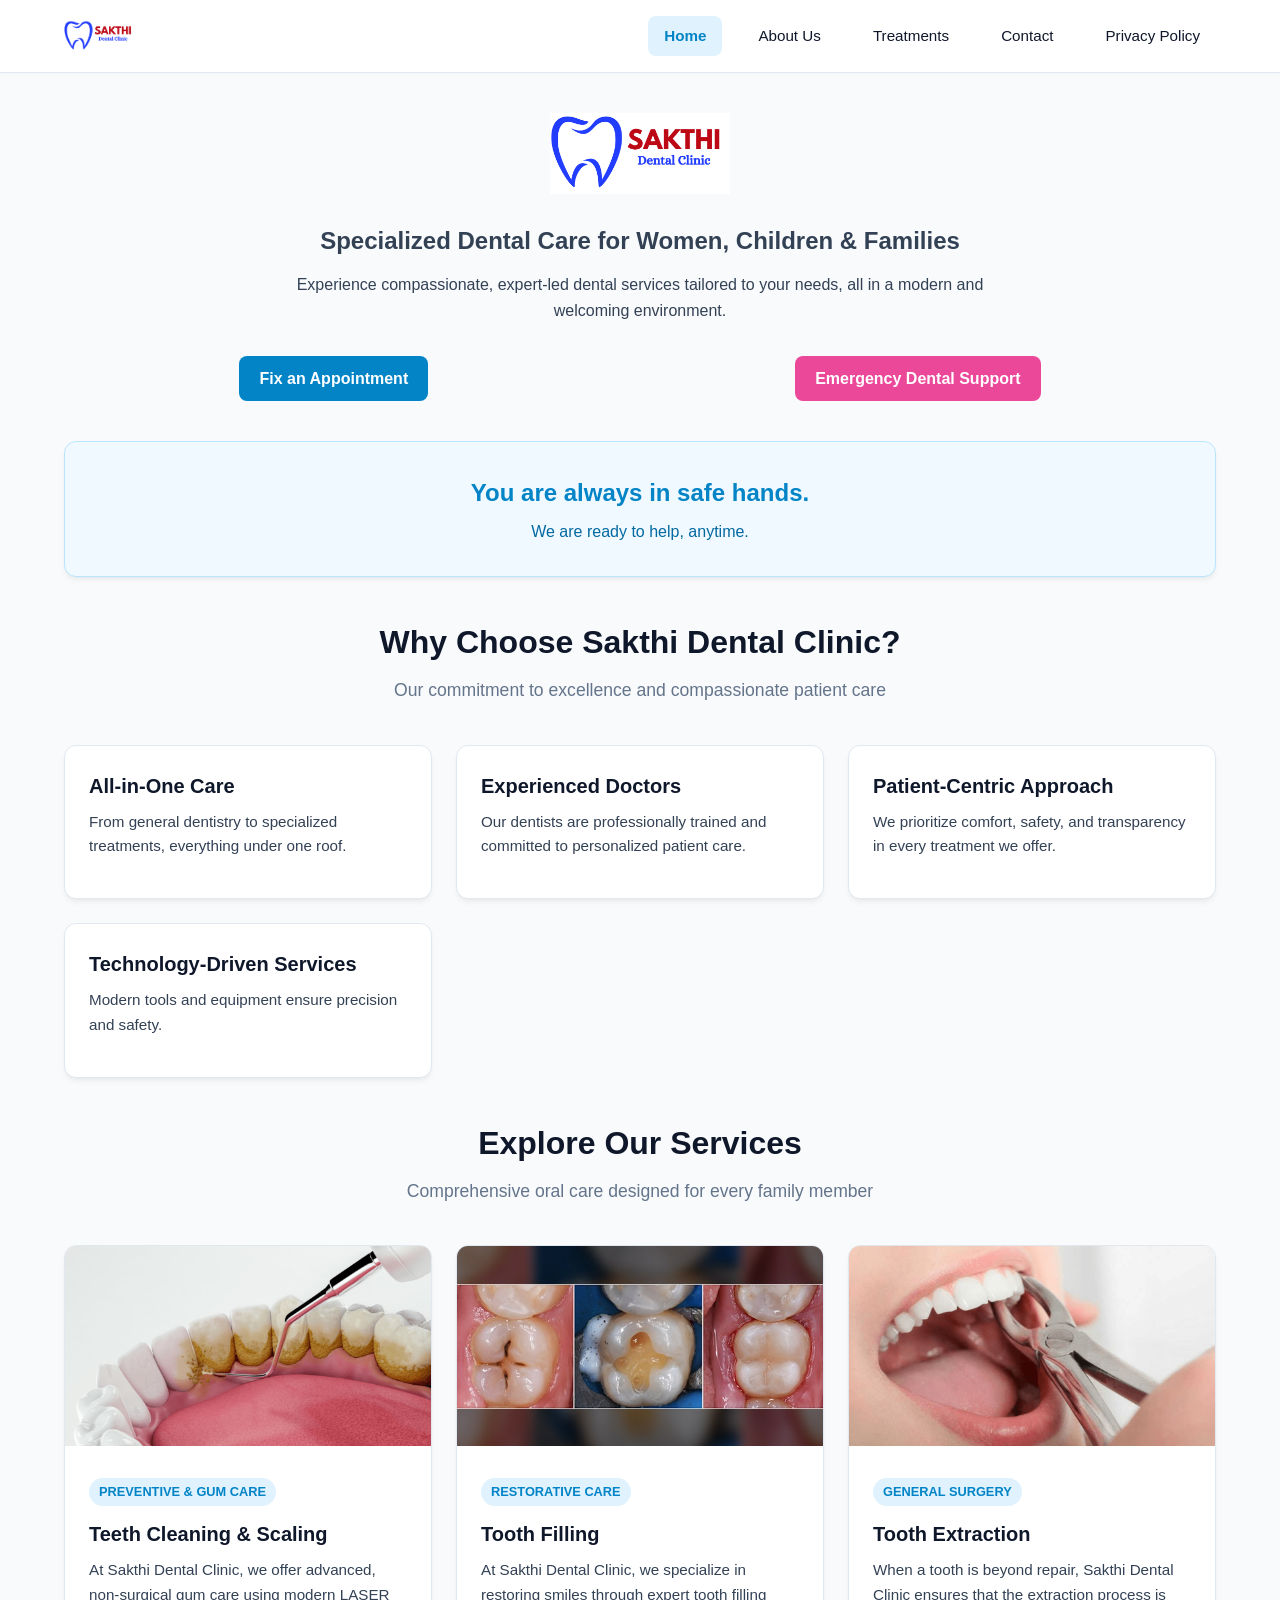
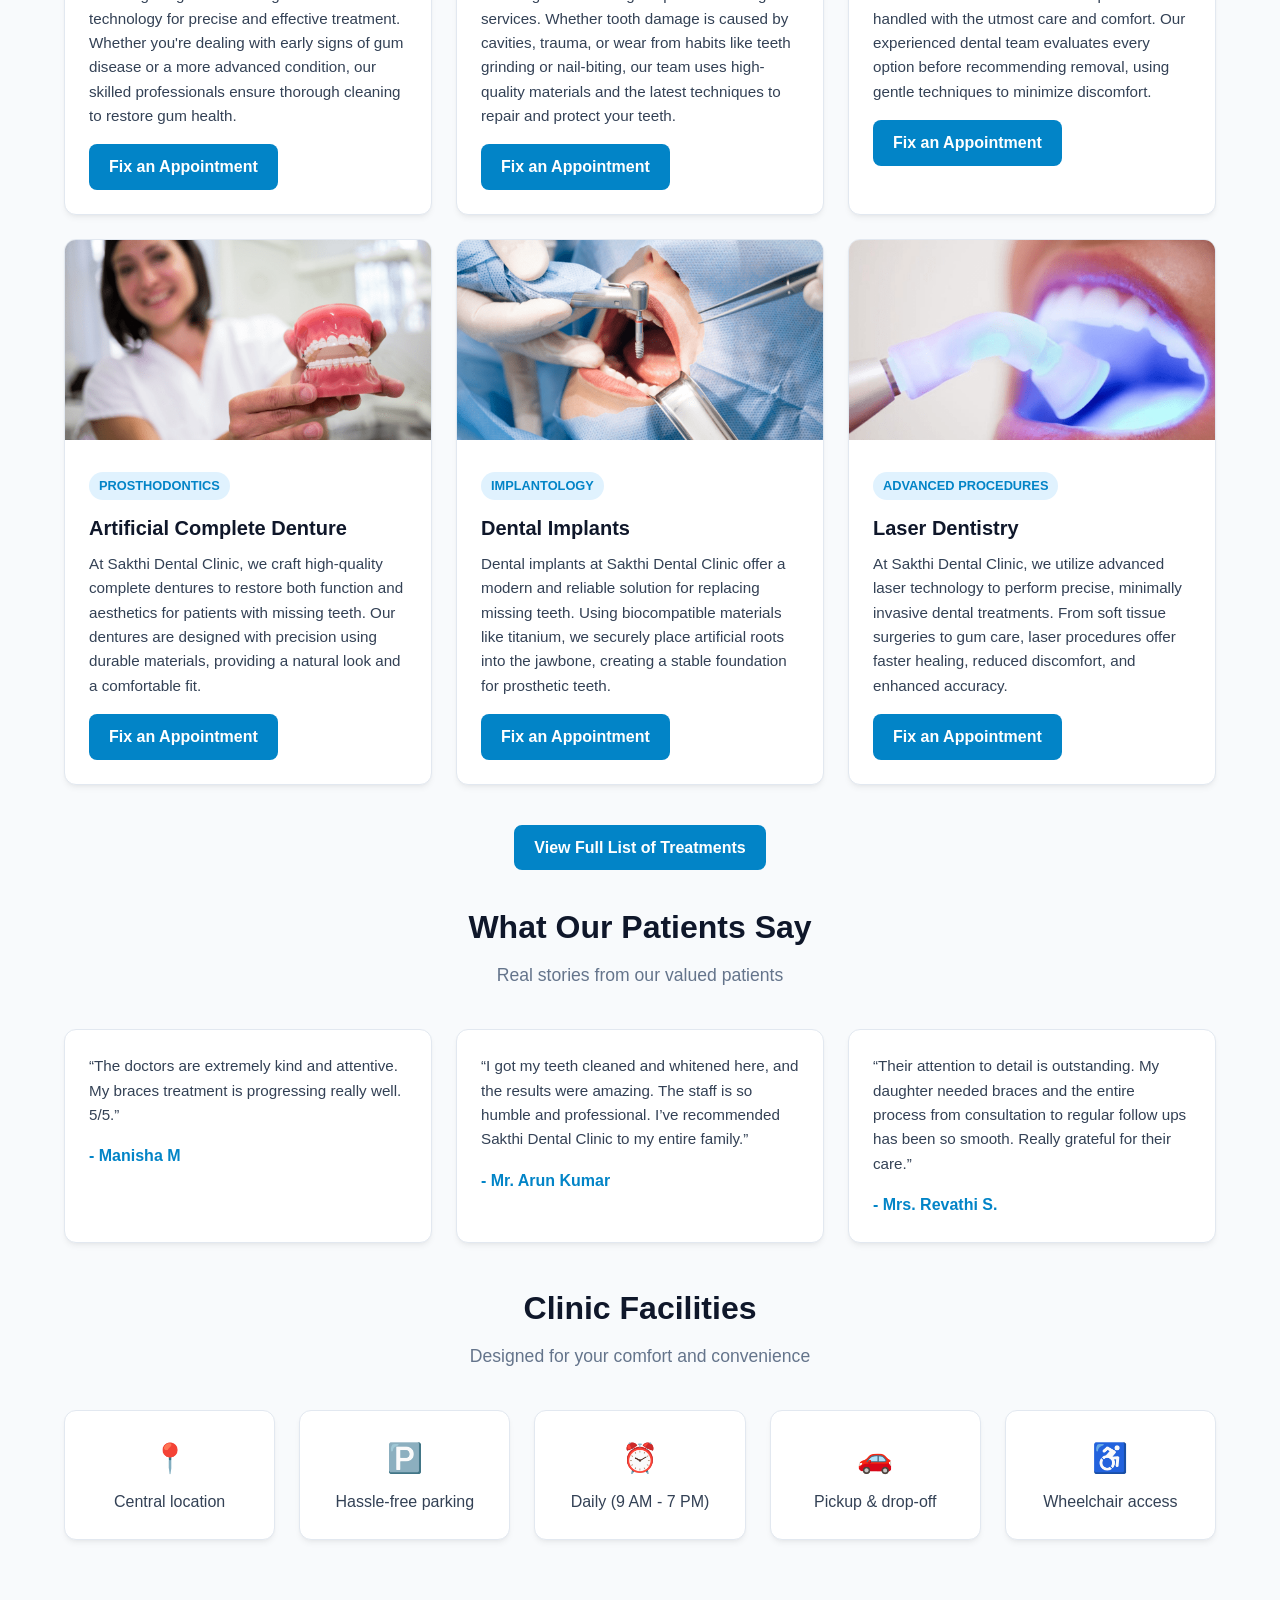
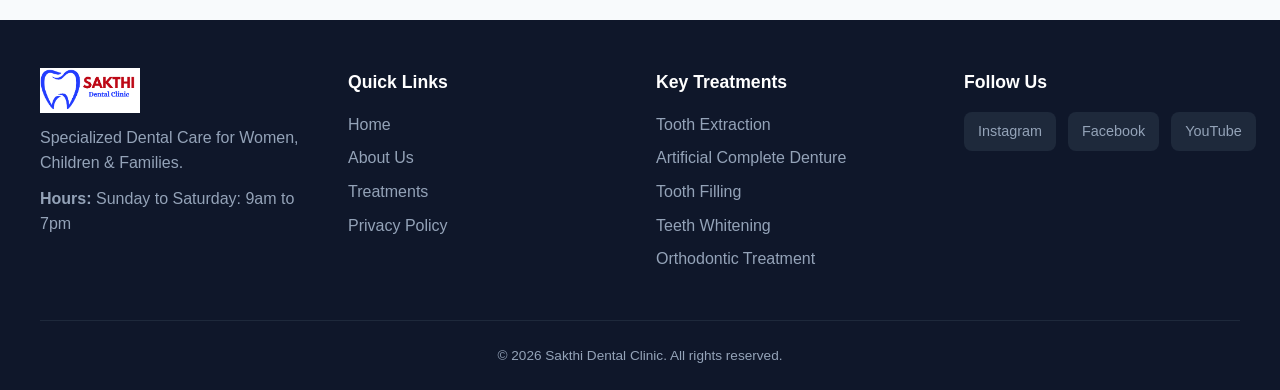
<file: index.html>
<!DOCTYPE html>
<html lang="en">
<head>
  <meta charset="UTF-8">
  <meta name="viewport" content="width=device-width, initial-scale=1.0">
  <title>Sakthi Dental Clinic - Home</title>
  <link rel="stylesheet" href="styles.css">
</head>
<body>

  <!-- Header / Navigation -->
  <header>
  <div class="nav-container">
    <a href="index.html" class="logo">
      <img src="assets/SDC Logo.png" alt="Sakthi Dental Clinic Logo" class="nav-logo">
    </a>

    <!-- Hamburger Toggle Button (Triple Bars) -->
    <button class="nav-toggle" id="navToggle" aria-label="Toggle navigation">
      &#9776;
    </button>

    <nav class="navbar" id="navbar">
      <a href="index.html">Home</a>
      <a href="about.html">About Us</a>
      <a href="treatments.html">Treatments</a>
      <a href="contact.html">Contact</a>
      <a href="privacy.html">Privacy Policy</a>
    </nav>
  </div>
</header>
  <main class="container">
    <!-- Hero Section -->
    <section class="hero text-center" style="text-align: center; margin-bottom: 40px;">
      <img src="assets/SDC Logo.png" alt="Sakthi Dental Clinic Logo" style="max-width: 180px; height: auto; margin-bottom: 20px;">
      <h1>Specialized Dental Care for Women, Children & Families</h1>
      <p style="max-width: 700px; margin: 12px auto 24px auto;">Experience compassionate, expert-led dental services tailored to your needs, all in a modern and welcoming environment.</p>
      <div class="hero-actions center-btn-wrapper" style="gap: 16px;">
        <a href="contact.html" class="btn-primary">Fix an Appointment</a>
        <a href="contact.html" class="btn-primary" style="background-color: var(--secondary-color);">Emergency Dental Support</a>
      </div>
    </section>

    <!-- Welcome Message / Assurance Banner -->
    <div class="assurance-banner content-box text-center" style="background-color: #f0f9ff; border: 1px solid #bae6fd; text-align: center; margin-bottom: 40px;">
      <h3 style="color: #0284c7; font-size: 1.5rem; margin-bottom: 6px;">You are always in safe hands.</h3>
      <p style="margin: 0; color: #0369a1;">We are ready to help, anytime.</p>
    </div>

    <!-- Why Choose Sakthi Dental Clinic -->
    <section>
      <div class="section-header">
        <h2>Why Choose Sakthi Dental Clinic?</h2>
        <p>Our commitment to excellence and compassionate patient care</p>
      </div>
      <div class="features-grid">
        <div class="feature-card">
          <h3>All-in-One Care</h3>
          <p>From general dentistry to specialized treatments, everything under one roof.</p>
        </div>
        <div class="feature-card">
          <h3>Experienced Doctors</h3>
          <p>Our dentists are professionally trained and committed to personalized patient care.</p>
        </div>
        <div class="feature-card">
          <h3>Patient-Centric Approach</h3>
          <p>We prioritize comfort, safety, and transparency in every treatment we offer.</p>
        </div>
        <div class="feature-card">
          <h3>Technology-Driven Services</h3>
          <p>Modern tools and equipment ensure precision and safety.</p>
        </div>
      </div>
    </section>

    <!-- Our Core Treatments -->
    <section>
      <div class="section-header">
        <h2>Explore Our Services</h2>
        <p>Comprehensive oral care designed for every family member</p>
      </div>
      
      <div class="services-grid" id="servicesGrid">
        <!-- Rendered via script.js -->
      </div>

      <div class="center-btn-wrapper">
        <a href="treatments.html" class="btn-primary">View Full List of Treatments</a>
      </div>
    </section>

    <!-- Testimonials Section -->
    <section>
      <div class="section-header">
        <h2>What Our Patients Say</h2>
        <p>Real stories from our valued patients</p>
      </div>
      <div class="features-grid">
        <div class="feature-card">
          <p>“The doctors are extremely kind and attentive. My braces treatment is progressing really well. 5/5.”</p>
          <strong style="color: #0284c7;">- Manisha M</strong>
        </div>
        <div class="feature-card">
          <p>“I got my teeth cleaned and whitened here, and the results were amazing. The staff is so humble and professional. I’ve recommended Sakthi Dental Clinic to my entire family.”</p>
          <strong style="color: #0284c7;">- Mr. Arun Kumar</strong>
        </div>
        <div class="feature-card">
          <p>“Their attention to detail is outstanding. My daughter needed braces and the entire process from consultation to regular follow ups has been so smooth. Really grateful for their care.”</p>
          <strong style="color: #0284c7;">- Mrs. Revathi S.</strong>
        </div>
      </div>
    </section>

    <!-- Clinic Highlights / Amenities -->
    <section style="margin-top: 40px;">
      <div class="section-header">
        <h2>Clinic Facilities</h2>
        <p>Designed for your comfort and convenience</p>
      </div>
      <div class="features-grid" style="grid-template-columns: repeat(auto-fill, minmax(200px, 1fr)); text-align: center;">
        <div class="feature-card"><span style="font-size: 1.8rem; display: block; margin-bottom: 8px;">📍</span> Central location</div>
        <div class="feature-card"><span style="font-size: 1.8rem; display: block; margin-bottom: 8px;">🅿️</span> Hassle-free parking</div>
        <div class="feature-card"><span style="font-size: 1.8rem; display: block; margin-bottom: 8px;">⏰</span> Daily (9 AM - 7 PM)</div>
        <div class="feature-card"><span style="font-size: 1.8rem; display: block; margin-bottom: 8px;">🚗</span> Pickup & drop-off</div>
        <div class="feature-card"><span style="font-size: 1.8rem; display: block; margin-bottom: 8px;">♿</span> Wheelchair access</div>
      </div>
    </section>
  </main>

  <!-- Footer -->
  <footer>
    <div class="footer-content">
      <div class="footer-col" style="text-align: left;">
        <img src="assets/SDC Logo.png" alt="Sakthi Dental Clinic Logo" class="footer-logo">
        <p>Specialized Dental Care for Women, Children & Families.</p>
        <p style="margin-top: 10px;"><strong>Hours:</strong> Sunday to Saturday: 9am to 7pm</p>
      </div>
      <div class="footer-col">
        <h4>Quick Links</h4>
        <ul>
          <li><a href="index.html">Home</a></li>
          <li><a href="about.html">About Us</a></li>
          <li><a href="treatments.html">Treatments</a></li>
          <li><a href="privacy.html">Privacy Policy</a></li>
        </ul>
      </div>
      <div class="footer-col">
        <h4>Key Treatments</h4>
        <ul>
          <li><a href="treatments.html">Tooth Extraction</a></li>
          <li><a href="treatments.html">Artificial Complete Denture</a></li>
          <li><a href="treatments.html">Tooth Filling</a></li>
          <li><a href="treatments.html">Teeth Whitening</a></li>
          <li><a href="treatments.html">Orthodontic Treatment</a></li>
        </ul>
      </div>
      <div class="footer-col">
        <h4>Follow Us</h4>
        <div class="social-links">
          <a href="#">Instagram</a>
          <a href="#">Facebook</a>
          <a href="#">YouTube</a>
        </div>
      </div>
    </div>
    <div class="footer-bottom">
      <p>&copy; 2026 Sakthi Dental Clinic. All rights reserved.</p>
    </div>
  </footer>

  <script src="script.js"></script>
</body>
</html>
</file>
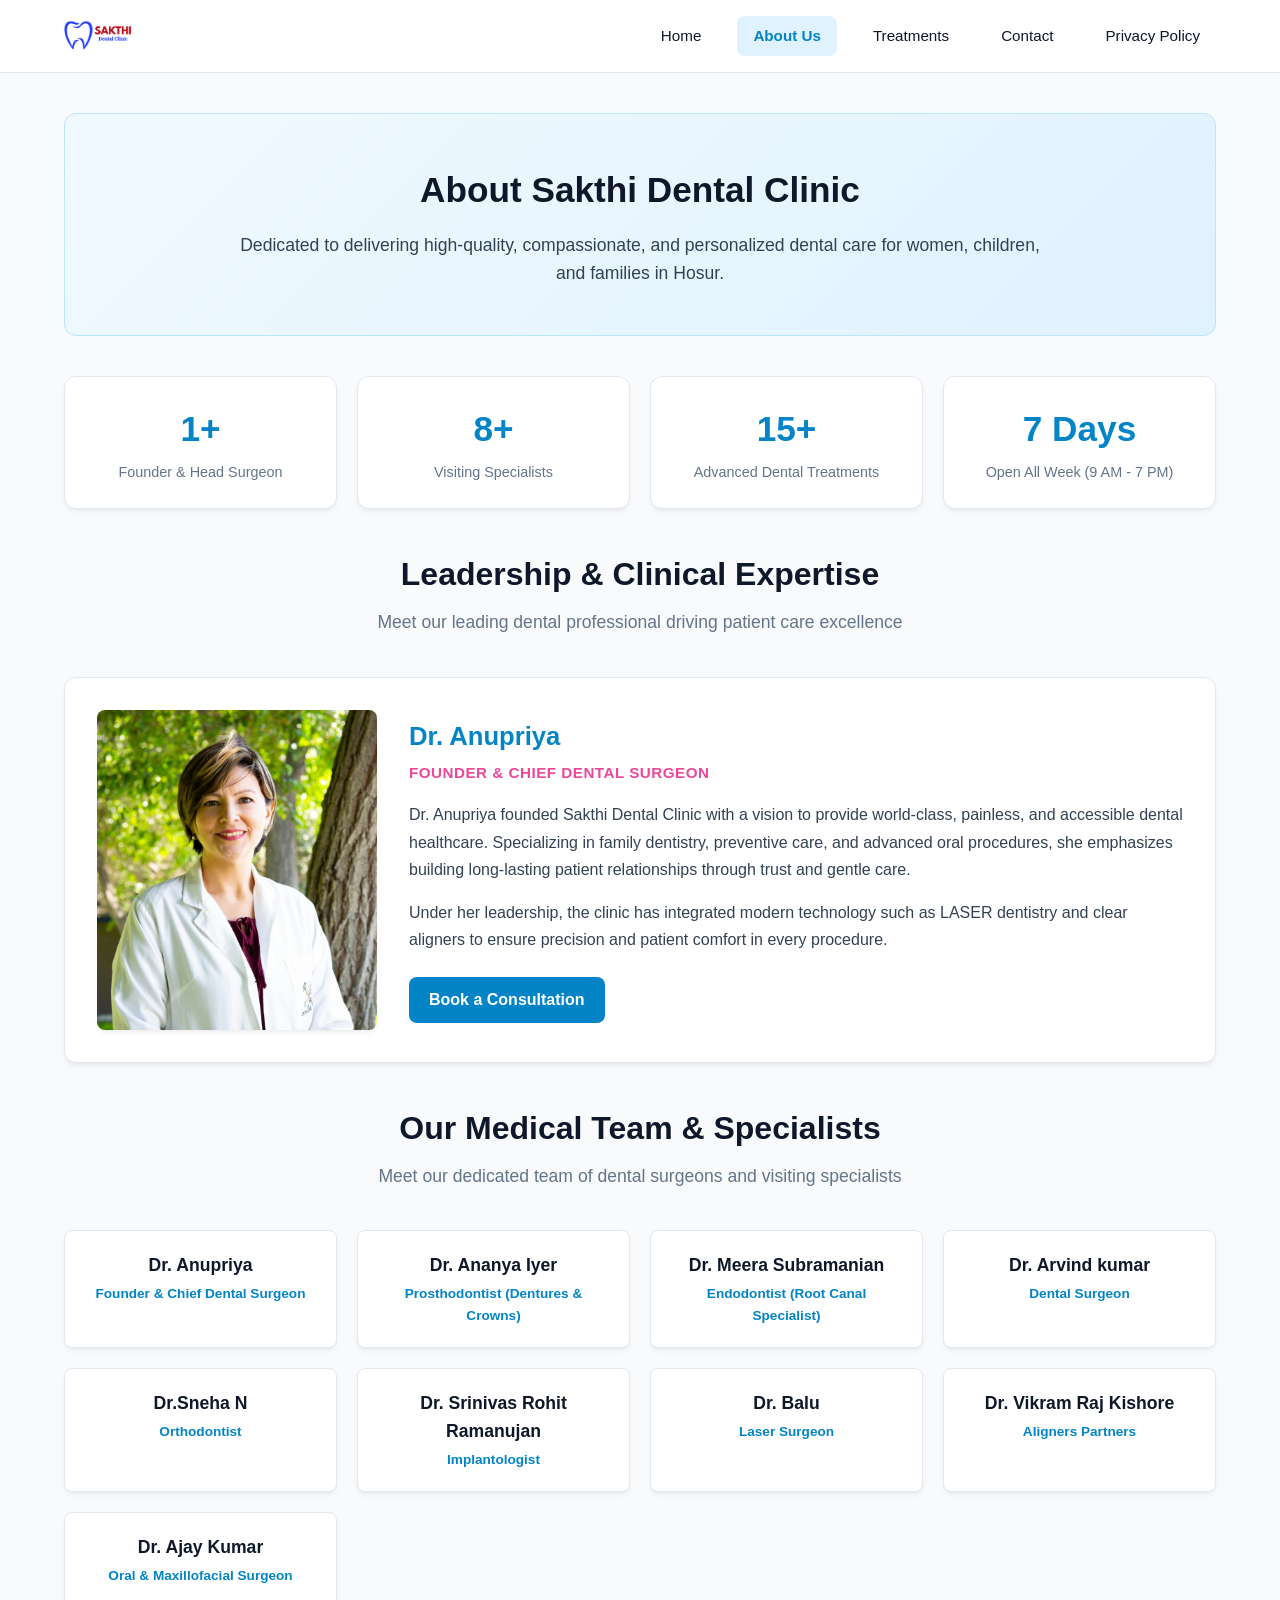
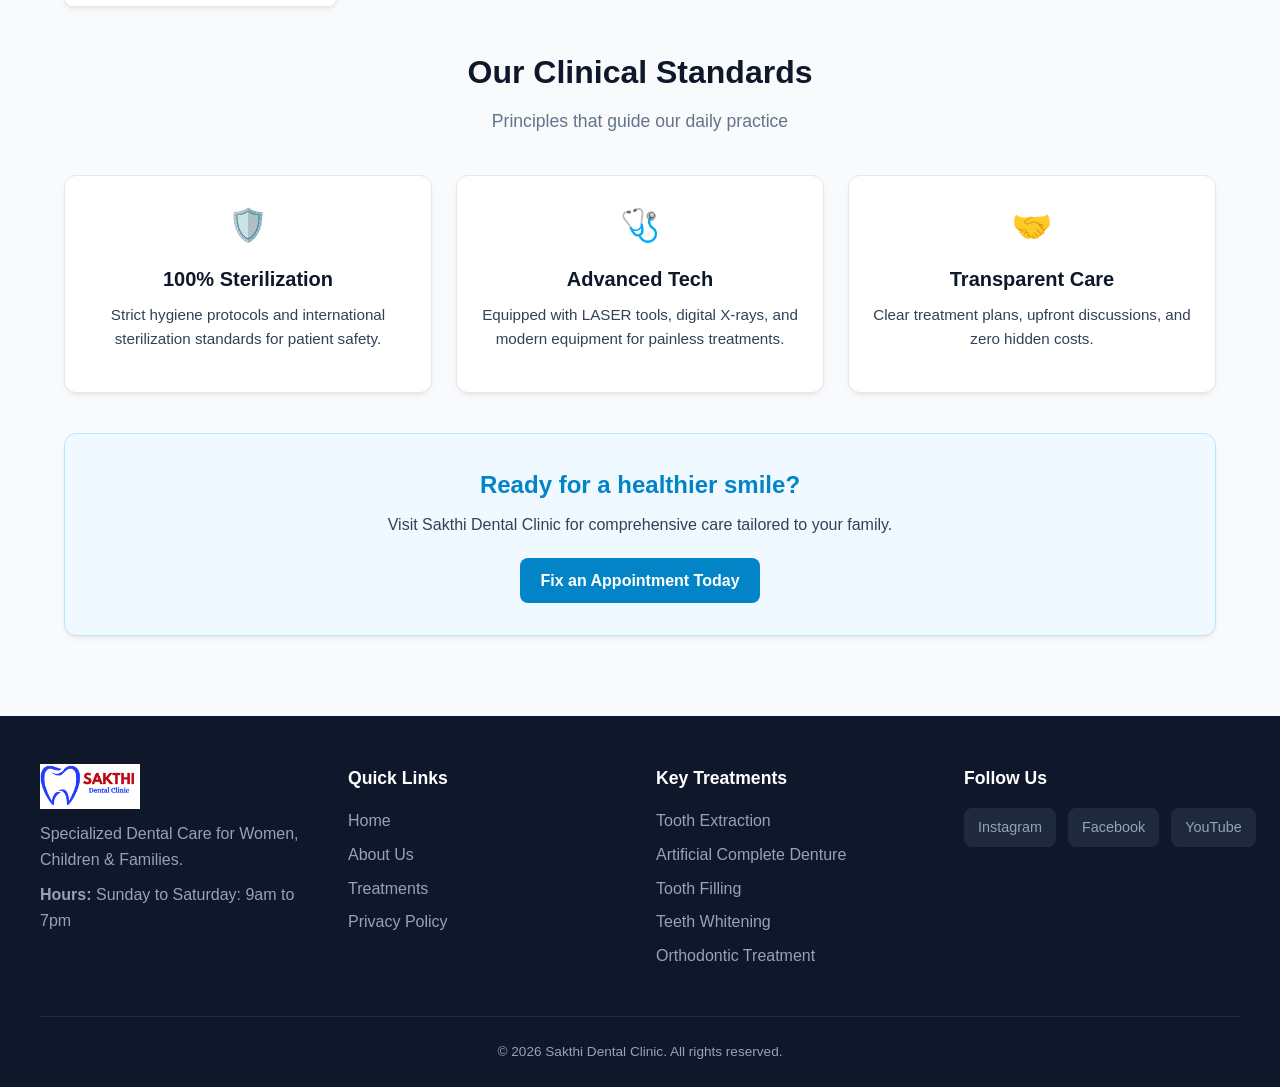
<file: about.html>
<!DOCTYPE html>
<html lang="en">
<head>
  <meta charset="UTF-8">
  <meta name="viewport" content="width=device-width, initial-scale=1.0">
  <title>About Us - Sakthi Dental Clinic</title>
  <link rel="stylesheet" href="styles.css">
  <style>
    /* About Page Specific Styles */
    .about-hero {
      background: linear-gradient(135deg, #f0f9ff 0%, #e0f2fe 100%);
      border-radius: var(--radius-lg);
      padding: 48px 32px;
      text-align: center;
      margin-bottom: 40px;
      border: 1px solid #bae6fd;
    }

    .about-hero h1 {
      font-size: 2.2rem;
      color: var(--text-dark);
      margin-bottom: 12px;
    }

    .about-hero p {
      font-size: 1.1rem;
      color: var(--text-body);
      max-width: 800px;
      margin: 0 auto;
    }

    .doctor-profile-card {
      display: grid;
      grid-template-columns: 280px 1fr;
      gap: 32px;
      align-items: center;
      background-color: var(--bg-white);
      border: 1px solid var(--border-color);
      border-radius: var(--radius-lg);
      padding: 32px;
      box-shadow: var(--card-shadow);
      margin-bottom: 40px;
    }

    .doctor-image {
      width: 100%;
      height: 320px;
      object-fit: cover;
      border-radius: var(--radius-md);
      box-shadow: var(--card-shadow);
    }

    .doctor-info h3 {
      font-size: 1.6rem;
      color: var(--primary-color);
      margin-bottom: 4px;
    }

    .doctor-role {
      font-size: 0.95rem;
      font-weight: 600;
      color: var(--secondary-color);
      text-transform: uppercase;
      letter-spacing: 0.5px;
      margin-bottom: 16px;
      display: block;
    }

    .doctor-bio {
      color: var(--text-body);
      line-height: 1.7;
      margin-bottom: 16px;
    }

    .stats-container {
      display: grid;
      grid-template-columns: repeat(auto-fit, minmax(200px, 1fr));
      gap: 20px;
      margin-bottom: 40px;
    }

    .stat-card {
      background-color: var(--bg-white);
      border: 1px solid var(--border-color);
      border-radius: var(--radius-lg);
      padding: 24px;
      text-align: center;
      box-shadow: var(--card-shadow);
    }

    .stat-number {
      font-size: 2.2rem;
      font-weight: 700;
      color: var(--primary-color);
      margin-bottom: 4px;
    }

    .stat-label {
      font-size: 0.9rem;
      color: var(--text-muted);
      font-weight: 500;
    }

    .specialists-grid {
      display: grid;
      grid-template-columns: repeat(auto-fill, minmax(240px, 1fr));
      gap: 20px;
      margin-bottom: 40px;
    }

    .specialist-card {
      background: var(--bg-white);
      border: 1px solid var(--border-color);
      border-radius: var(--radius-md);
      padding: 20px;
      text-align: center;
      box-shadow: var(--card-shadow);
    }

    .specialist-card h4 {
      color: var(--text-dark);
      font-size: 1.1rem;
      margin-bottom: 4px;
    }

    .specialist-card p {
      color: var(--primary-color);
      font-size: 0.85rem;
      font-weight: 600;
    }

    @media (max-width: 768px) {
      .doctor-profile-card {
        grid-template-columns: 1fr;
        text-align: center;
      }
      .doctor-image {
        height: 260px;
        max-width: 260px;
        margin: 0 auto;
      }
    }
  </style>
</head>
<body>

  <!-- Header / Navigation -->
  <header>
  <div class="nav-container">
    <a href="index.html" class="logo">
      <img src="assets/SDC Logo.png" alt="Sakthi Dental Clinic Logo" class="nav-logo">
    </a>

    <!-- Hamburger Toggle Button (Triple Bars) -->
    <button class="nav-toggle" id="navToggle" aria-label="Toggle navigation">
      &#9776;
    </button>

    <nav class="navbar" id="navbar">
      <a href="index.html">Home</a>
      <a href="about.html">About Us</a>
      <a href="treatments.html">Treatments</a>
      <a href="contact.html">Contact</a>
      <a href="privacy.html">Privacy Policy</a>
    </nav>
  </div>
</header>
  <main class="container">
    
    <!-- Hero Banner Section -->
    <section class="about-hero">
      <h1>About Sakthi Dental Clinic</h1>
      <p>Dedicated to delivering high-quality, compassionate, and personalized dental care for women, children, and families in Hosur.</p>
    </section>

    <!-- Clinic Key Metrics -->
    <section class="stats-container">
      <div class="stat-card">
        <div class="stat-number">1+</div>
        <div class="stat-label">Founder & Head Surgeon</div>
      </div>
      <div class="stat-card">
        <div class="stat-number">8+</div>
        <div class="stat-label">Visiting Specialists</div>
      </div>
      <div class="stat-card">
        <div class="stat-number">15+</div>
        <div class="stat-label">Advanced Dental Treatments</div>
      </div>
      <div class="stat-card">
        <div class="stat-number">7 Days</div>
        <div class="stat-label">Open All Week (9 AM - 7 PM)</div>
      </div>
    </section>

    <!-- Founder Doctor Profile -->
    <section>
      <div class="section-header">
        <h2>Leadership & Clinical Expertise</h2>
        <p>Meet our leading dental professional driving patient care excellence</p>
      </div>

      <div class="doctor-profile-card">
        <img src="assets/Dr. Anupriya.jpg" alt="Dr. Anupriya - Founder" class="doctor-image" onerror="this.src='https://via.placeholder.com/300x350?text=Dr.+Anupriya'">
        <div class="doctor-info">
          <h3>Dr. Anupriya</h3>
          <span class="doctor-role">Founder & Chief Dental Surgeon</span>
          <p class="doctor-bio">
            Dr. Anupriya founded Sakthi Dental Clinic with a vision to provide world-class, painless, and accessible dental healthcare. Specializing in family dentistry, preventive care, and advanced oral procedures, she emphasizes building long-lasting patient relationships through trust and gentle care.
          </p>
          <p class="doctor-bio">
            Under her leadership, the clinic has integrated modern technology such as LASER dentistry and clear aligners to ensure precision and patient comfort in every procedure.
          </p>
          <a href="contact.html" class="btn-primary" style="margin-top: 8px;">Book a Consultation</a>
        </div>
      </div>
    </section>

    <!-- Medical Team & Specialists -->
    <!-- Medical Team & Specialists -->
    <section>
      <div class="section-header">
        <h2>Our Medical Team & Specialists</h2>
        <p>Meet our dedicated team of dental surgeons and visiting specialists</p>
      </div>

      <div class="specialists-grid">
        <div class="specialist-card">
          <h4>Dr. Anupriya</h4>
          <p>Founder & Chief Dental Surgeon</p>
        </div>
        <div class="specialist-card">
          <h4>Dr. Ananya Iyer</h4>
          <p>Prosthodontist (Dentures & Crowns)</p>
        </div>
        <div class="specialist-card">
          <h4>Dr. Meera Subramanian</h4>
          <p>Endodontist (Root Canal Specialist)</p>
        </div>
        <div class="specialist-card">
          <h4>Dr. Arvind kumar</h4>
          <p>Dental Surgeon</p>
        </div>
        <div class="specialist-card">
          <h4>Dr.Sneha N </h4>
          <p>Orthodontist</p>
        </div>
        <div class="specialist-card">
          <h4>Dr. Srinivas Rohit Ramanujan</h4>
          <p>Implantologist</p>
        </div>
        <div class="specialist-card">
          <h4>Dr. Balu</h4>
          <p>Laser Surgeon</p>
        </div>
        <div class="specialist-card">
          <h4>Dr. Vikram Raj Kishore</h4>
          <p>Aligners Partners</p>
        </div>
        <div class="specialist-card">
          <h4>Dr. Ajay Kumar</h4>
          <p>Oral & Maxillofacial Surgeon</p>
        </div>
      </div>
    </section>

    <!-- Our Values Section -->
    <section>
      <div class="section-header">
        <h2>Our Clinical Standards</h2>
        <p>Principles that guide our daily practice</p>
      </div>

      <div class="features-grid">
        <div class="feature-card" style="text-align: center;">
          <span style="font-size: 2rem; display: block; margin-bottom: 12px;">🛡️</span>
          <h3>100% Sterilization</h3>
          <p>Strict hygiene protocols and international sterilization standards for patient safety.</p>
        </div>
        <div class="feature-card" style="text-align: center;">
          <span style="font-size: 2rem; display: block; margin-bottom: 12px;">🩺</span>
          <h3>Advanced Tech</h3>
          <p>Equipped with LASER tools, digital X-rays, and modern equipment for painless treatments.</p>
        </div>
        <div class="feature-card" style="text-align: center;">
          <span style="font-size: 2rem; display: block; margin-bottom: 12px;">🤝</span>
          <h3>Transparent Care</h3>
          <p>Clear treatment plans, upfront discussions, and zero hidden costs.</p>
        </div>
      </div>
    </section>

    <!-- Call to Action -->
    <section style="text-align: center; margin: 40px 0;">
      <div class="content-box" style="background-color: #f0f9ff; border: 1px solid #bae6fd;">
        <h3 style="color: var(--primary-color); font-size: 1.5rem; margin-bottom: 8px;">Ready for a healthier smile?</h3>
        <p style="margin-bottom: 20px;">Visit Sakthi Dental Clinic for comprehensive care tailored to your family.</p>
        <div class="center-btn-wrapper" style="margin: 0;">
          <a href="contact.html" class="btn-primary">Fix an Appointment Today</a>
        </div>
      </div>
    </section>

  </main>

  <!-- Footer -->
  <footer>
    <div class="footer-content">
      <div class="footer-col" style="text-align: left;">
        <img src="assets/SDC Logo.png" alt="Sakthi Dental Clinic Logo" class="footer-logo">
        <p>Specialized Dental Care for Women, Children & Families.</p>
        <p style="margin-top: 10px;"><strong>Hours:</strong> Sunday to Saturday: 9am to 7pm</p>
      </div>
      <div class="footer-col">
        <h4>Quick Links</h4>
        <ul>
          <li><a href="index.html">Home</a></li>
          <li><a href="about.html">About Us</a></li>
          <li><a href="treatments.html">Treatments</a></li>
          <li><a href="privacy.html">Privacy Policy</a></li>
        </ul>
      </div>
      <div class="footer-col">
        <h4>Key Treatments</h4>
        <ul>
          <li><a href="treatments.html">Tooth Extraction</a></li>
          <li><a href="treatments.html">Artificial Complete Denture</a></li>
          <li><a href="treatments.html">Tooth Filling</a></li>
          <li><a href="treatments.html">Teeth Whitening</a></li>
          <li><a href="treatments.html">Orthodontic Treatment</a></li>
        </ul>
      </div>
      <div class="footer-col">
        <h4>Follow Us</h4>
        <div class="social-links">
          <a href="#">Instagram</a>
          <a href="#">Facebook</a>
          <a href="#">YouTube</a>
        </div>
      </div>
    </div>
    <div class="footer-bottom">
      <p>&copy; 2026 Sakthi Dental Clinic. All rights reserved.</p>
    </div>
  </footer>

  <script src="script.js"></script>
</body>
</html>
</file>
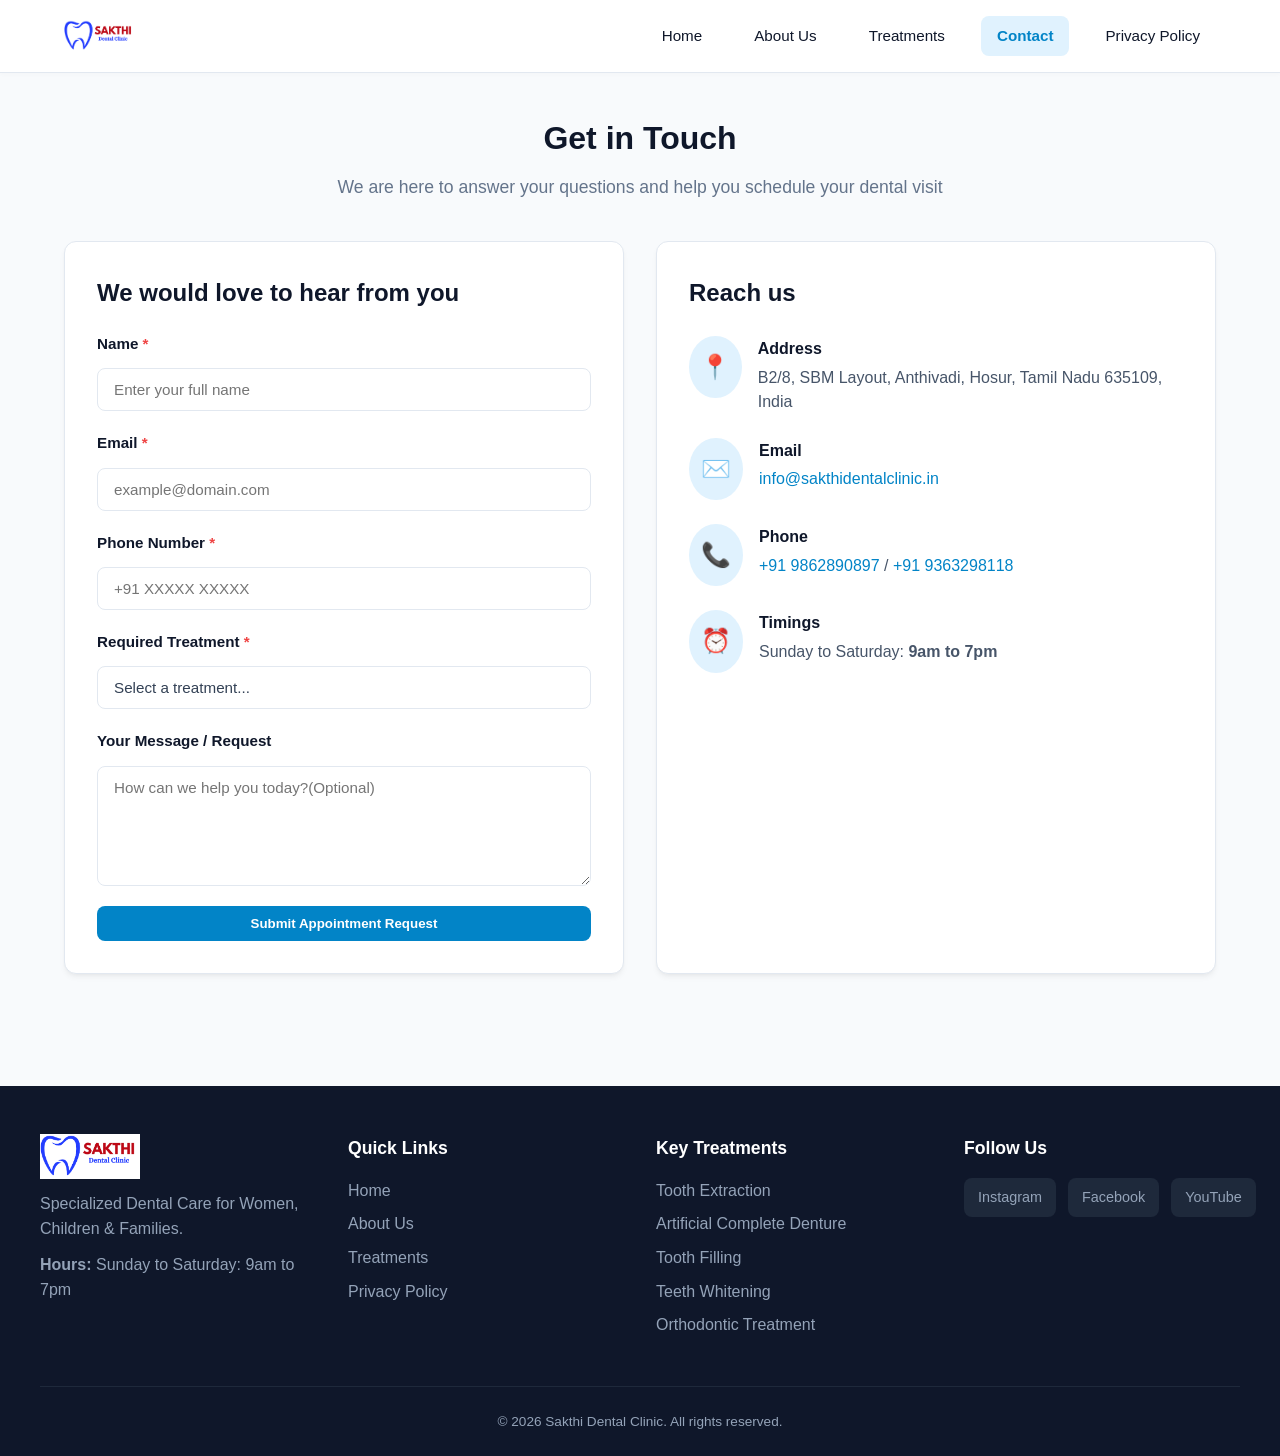
<file: contact.html>
<!DOCTYPE html>
<html lang="en">
<head>
  <meta charset="UTF-8">
  <meta name="viewport" content="width=device-width, initial-scale=1.0">
  <title>Contact Us - Sakthi Dental Clinic</title>
  <link rel="stylesheet" href="styles.css">
  <style>
    /* Specific Layout for Contact Page Two-Column Grid */
    .contact-grid {
      display: grid;
      grid-template-columns: 1fr 1fr;
      gap: 32px;
      margin-bottom: 40px;
    }

    .contact-info-list {
      list-style: none;
      display: flex;
      flex-direction: column;
      gap: 24px;
    }

    .contact-info-item {
      display: flex;
      align-items: flex-start;
      gap: 16px;
    }

    .contact-icon {
      font-size: 1.5rem;
      background-color: #e0f2fe;
      color: #0284c7;
      padding: 12px;
      border-radius: 50%;
      display: flex;
      align-items: center;
      justify-content: center;
      min-width: 48px;
      min-height: 48px;
    }

    .contact-details h4 {
      font-size: 1rem;
      color: #0f172a;
      margin-bottom: 4px;
    }

    .contact-details p {
      color: #475569;
      line-height: 1.5;
    }

    /* Stack to single column on mobile screens */
    @media (max-width: 768px) {
      .contact-grid {
        grid-template-columns: 1fr;
      }
    }
  </style>
</head>
<body>

  <!-- Header / Navigation -->
 <!-- Header / Navigation -->
 <header>
  <div class="nav-container">
    <a href="index.html" class="logo">
      <img src="assets/SDC Logo.png" alt="Sakthi Dental Clinic Logo" class="nav-logo">
    </a>

    <!-- Hamburger Toggle Button (Triple Bars) -->
    <button class="nav-toggle" id="navToggle" aria-label="Toggle navigation">
      &#9776;
    </button>

    <nav class="navbar" id="navbar">
      <a href="index.html">Home</a>
      <a href="about.html">About Us</a>
      <a href="treatments.html">Treatments</a>
      <a href="contact.html">Contact</a>
      <a href="privacy.html">Privacy Policy</a>
    </nav>
  </div>
</header>

  <main class="container">
    <div class="section-header">
      <h2>Get in Touch</h2>
      <p>We are here to answer your questions and help you schedule your dental visit</p>
    </div>

    <div class="contact-grid">
      <!-- Contact Form (Left Side) -->
      <div class="content-box">
        <h3 style="color: #0f172a; margin-bottom: 20px; font-size: 1.5rem;">We would love to hear from you</h3>
        <form id="contactForm">
          <div class="form-group">
            <label for="name">Name <span style="color: #ef4444;">*</span></label>
            <input type="text" id="name" required placeholder="Enter your full name">
          </div>

          <div class="form-group">
            <label for="email">Email <span style="color: #ef4444;">*</span></label>
            <input type="email" id="email" required placeholder="example@domain.com">
          </div>

          <div class="form-group">
            <label for="phone">Phone Number <span style="color: #ef4444;">*</span></label>
            <input type="tel" id="phone" required placeholder="+91 XXXXX XXXXX">
          </div>
          <div class="form-group">
            <label for="service">Required Treatment <span style="color: #ef4444;">*</span></label>
            <select id="service" name="service" required>
              <option value="disabled selected">Select a treatment...</option>
              <option value="Teeth Cleaning & Scaling">Teeth Cleaning & Scaling</option>
              <option value="Tooth Filling">Tooth Filling</option>
              <option value="Tooth Extraction">Tooth Extraction</option>
              <option value="Artificial Complete Denture">Artificial Complete Denture</option>
              <option value="Dental Implants">Dental Implants</option>
              <option value="Laser Dentistry">Laser Dentistry</option>
              <option value="Root Canal Therapy">Root Canal Therapy</option>
              <option value="Wisdom Tooth Extraction">Wisdom Tooth Extraction</option>
              <option value="Fixed Partial Denture (Bridge)">Fixed Partial Denture (Bridge)</option>
              <option value="Teeth Whitening (Bleaching)">Teeth Whitening (Bleaching)</option>
              <option value="Veneers">Veneers</option>
              <option value="Pediatric Dentistry">Pediatric Dentistry</option>
              <option value="Flap Surgery">Flap Surgery</option>
              <option value="Orthodontic Braces">Orthodontic Braces</option>
              <option value="Clear Aligners">Clear Aligners</option>
            </select>
          </div>

          <div class="form-group">
            <label for="message">Your Message / Request</label>
            <textarea id="message" placeholder="How can we help you today?(Optional)"></textarea>
          </div>

          <div id="formResponse" style="margin-bottom: 16px;"></div>

          <button type="submit" class="btn-primary" style="width: 100%;">Submit Appointment Request</button>
        </form>
      </div>

      <!-- Clinic Contact Information (Right Side) -->
      <div class="content-box">
        <h3 style="color: #0f172a; margin-bottom: 24px; font-size: 1.5rem;">Reach us</h3>
        <ul class="contact-info-list">
          <!-- Address -->
          <li class="contact-info-item">
            <div class="contact-icon">📍</div>
            <div class="contact-details">
              <h4>Address</h4>
              <p>B2/8, SBM Layout, Anthivadi, Hosur, Tamil Nadu 635109, India</p>
            </div>
          </li>

          <!-- Email -->
          <li class="contact-info-item">
            <div class="contact-icon">✉️</div>
            <div class="contact-details">
              <h4>Email</h4>
              <p><a href="mailto:info@sakthidentalclinic.in" style="color: #0284c7; text-decoration: none;">info@sakthidentalclinic.in</a></p>
            </div>
          </li>

          <!-- Phone -->
          <li class="contact-info-item">
            <div class="contact-icon">📞</div>
            <div class="contact-details">
              <h4>Phone</h4>
              <p><a href="tel:+919862890897" style="color: #0284c7; text-decoration: none;">+91 9862890897</a> / <a href="tel:+919363298118" style="color: #0284c7; text-decoration: none;">+91 9363298118</a></p>
            </div>
          </li>

          <!-- Timings -->
          <li class="contact-info-item">
            <div class="contact-icon">⏰</div>
            <div class="contact-details">
              <h4>Timings</h4>
              <p>Sunday to Saturday: <strong>9am to 7pm</strong></p>
            </div>
          </li>
        </ul>
      </div>
    </div>
  </main>

  <!-- Footer -->
  <footer>
    <div class="footer-content">
      <div class="footer-col">
        <img src="assets/SDC Logo.png" alt="Sakthi Dental Clinic Logo" class="footer-logo">
        <p>Specialized Dental Care for Women, Children & Families.</p>
        <p style="margin-top: 10px;"><strong>Hours:</strong> Sunday to Saturday: 9am to 7pm</p>
      </div>
      <div class="footer-col">
        <h4>Quick Links</h4>
        <ul>
          <li><a href="index.html">Home</a></li>
          <li><a href="about.html">About Us</a></li>
          <li><a href="treatments.html">Treatments</a></li>
          <li><a href="privacy.html">Privacy Policy</a></li>
        </ul>
      </div>
      <div class="footer-col">
        <h4>Key Treatments</h4>
        <ul>
          <li><a href="treatments.html">Tooth Extraction</a></li>
          <li><a href="treatments.html">Artificial Complete Denture</a></li>
          <li><a href="treatments.html">Tooth Filling</a></li>
          <li><a href="treatments.html">Teeth Whitening</a></li>
          <li><a href="treatments.html">Orthodontic Treatment</a></li>
        </ul>
      </div>
      <div class="footer-col">
        <h4>Follow Us</h4>
        <div class="social-links">
          <a href="#">Instagram</a>
          <a href="#">Facebook</a>
          <a href="#">YouTube</a>
        </div>
      </div>
    </div>
    <div class="footer-bottom">
      <p>&copy; 2026 Sakthi Dental Clinic. All rights reserved.</p>
    </div>
  </footer>

  <script src="script.js"></script>
</body>
</html>
</file>
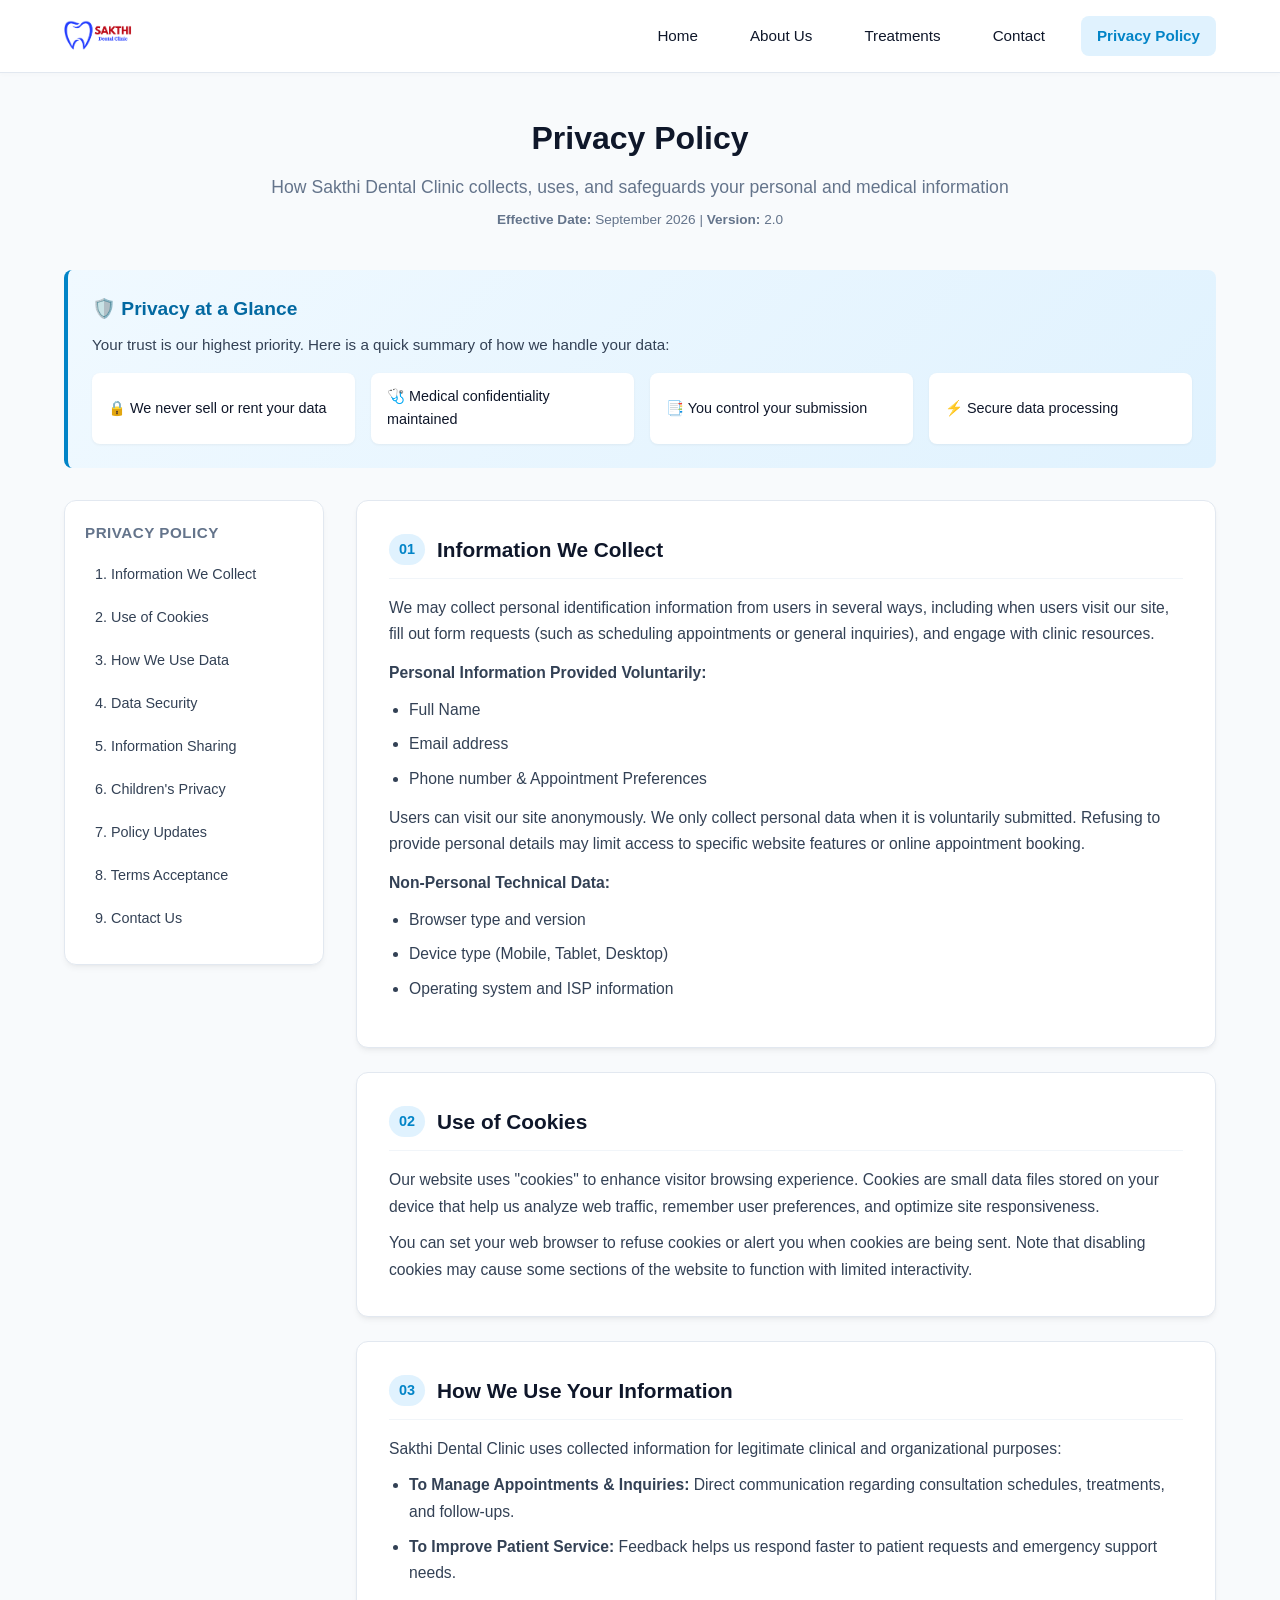
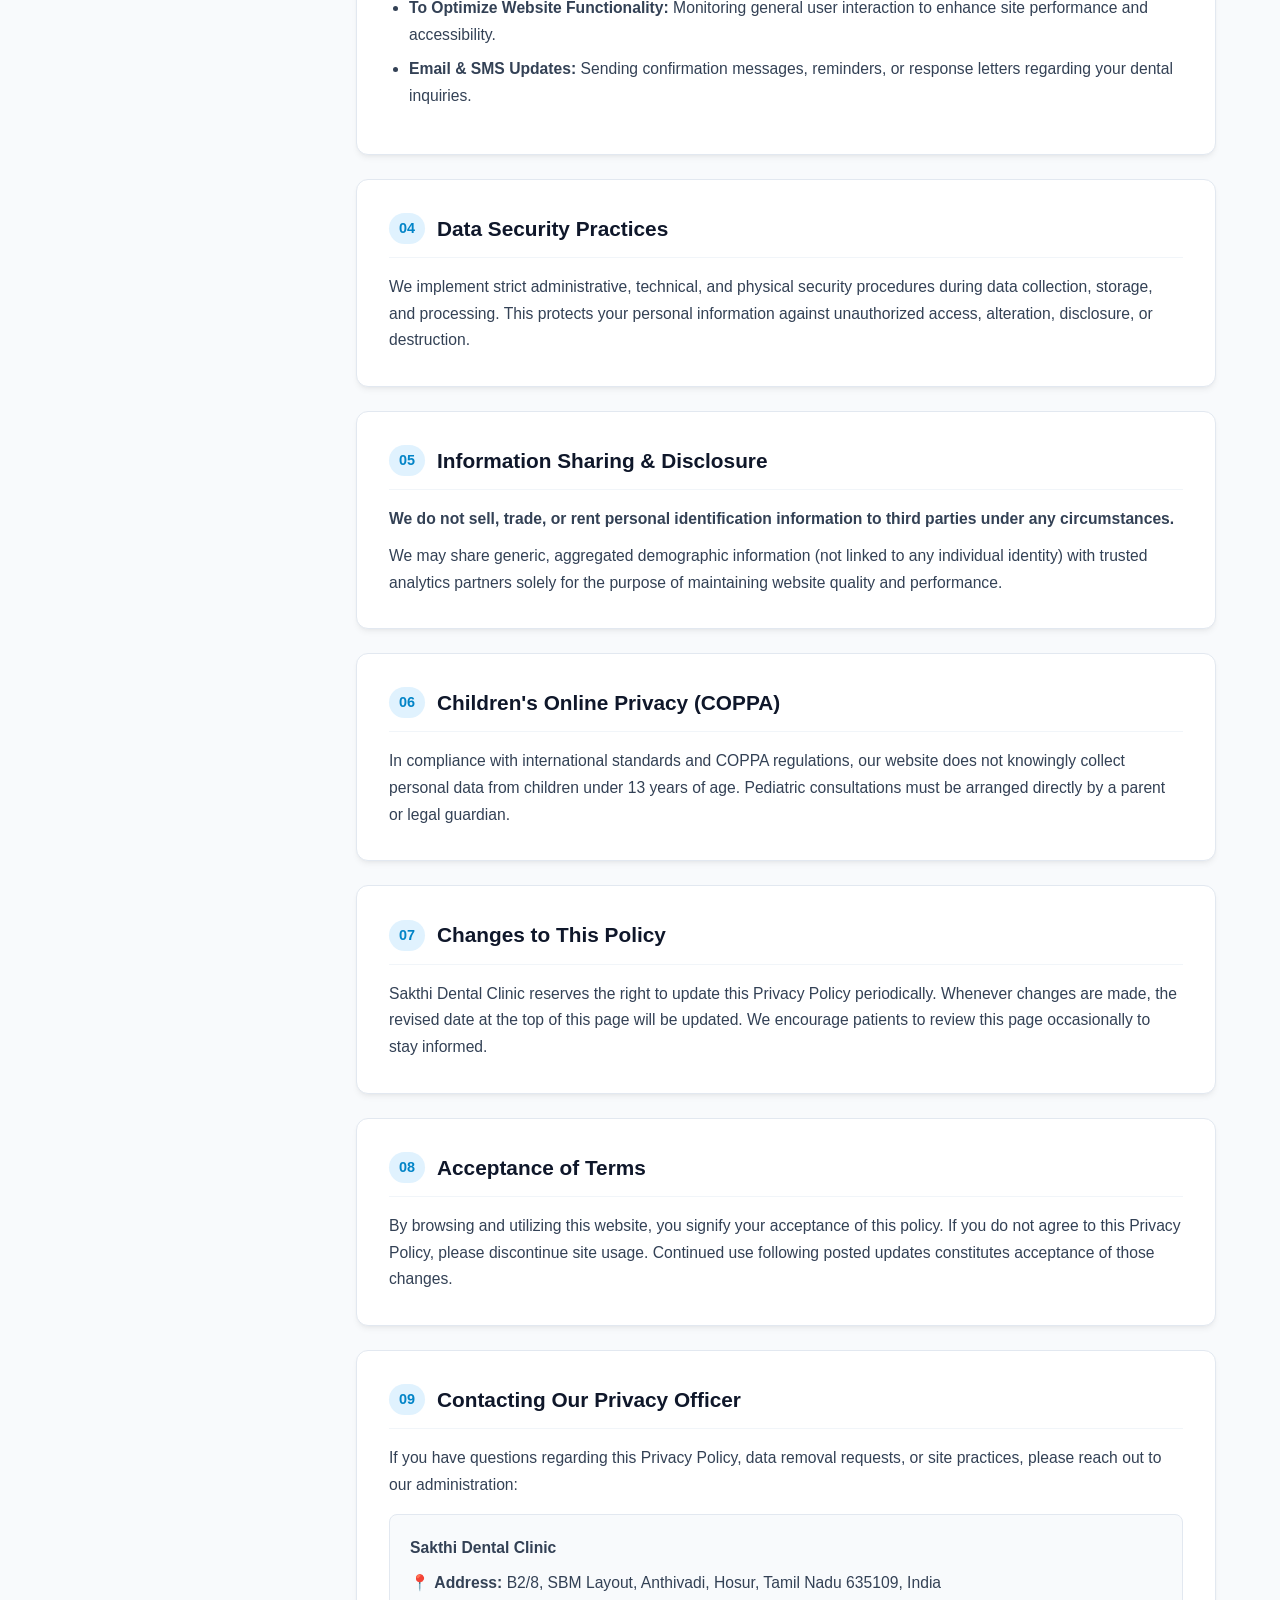
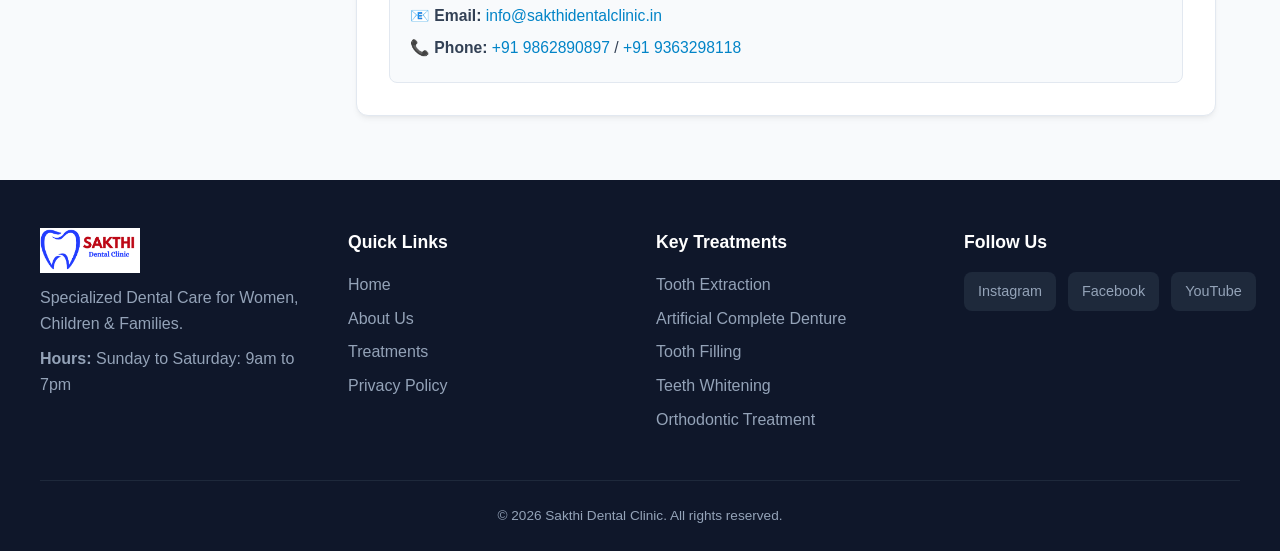
<file: privacy.html>
<!DOCTYPE html>
<html lang="en">
<head>
  <meta charset="UTF-8">
  <meta name="viewport" content="width=device-width, initial-scale=1.0">
  <title>Privacy Policy - Sakthi Dental Clinic</title>
  <link rel="stylesheet" href="styles.css">
  <style>
    /* Privacy Policy Specific Modern Layout */
    .policy-wrapper {
      display: grid;
      grid-template-columns: 260px 1fr;
      gap: 32px;
      margin-top: 32px;
    }

    /* Sticky Sidebar Navigation */
    .policy-nav {
      position: sticky;
      top: 90px;
      height: fit-content;
      background: var(--bg-white);
      border: 1px solid var(--border-color);
      border-radius: var(--radius-lg);
      padding: 20px;
      box-shadow: var(--card-shadow);
    }

    .policy-nav h4 {
      font-size: 0.95rem;
      text-transform: uppercase;
      letter-spacing: 0.5px;
      color: var(--text-muted);
      margin-bottom: 12px;
    }

    .policy-nav ul {
      list-style: none;
    }

    .policy-nav li {
      margin-bottom: 8px;
    }

    .policy-nav a {
      text-decoration: none;
      color: var(--text-body);
      font-size: 0.9rem;
      display: block;
      padding: 6px 10px;
      border-radius: var(--radius-md);
      transition: all 0.2s ease;
    }

    .policy-nav a:hover {
      background-color: #f0f9ff;
      color: var(--primary-color);
      font-weight: 600;
    }

    /* Policy Summary Callout Box */
    .summary-box {
      background: linear-gradient(135deg, #f0f9ff 0%, #e0f2fe 100%);
      border-left: 4px solid var(--primary-color);
      border-radius: var(--radius-md);
      padding: 24px;
      margin-bottom: 32px;
    }

    .summary-box h3 {
      color: var(--primary-hover);
      margin-bottom: 8px;
      font-size: 1.2rem;
    }

    .summary-grid {
      display: grid;
      grid-template-columns: repeat(auto-fit, minmax(200px, 1fr));
      gap: 16px;
      margin-top: 16px;
    }

    .summary-item {
      background: var(--bg-white);
      padding: 12px 16px;
      border-radius: var(--radius-md);
      font-size: 0.9rem;
      font-weight: 500;
      color: var(--text-dark);
      display: flex;
      align-items: center;
      gap: 10px;
      box-shadow: 0 1px 3px rgba(0,0,0,0.05);
    }

    /* Policy Section Cards */
    .policy-card {
      background: var(--bg-white);
      border: 1px solid var(--border-color);
      border-radius: var(--radius-lg);
      padding: 32px;
      margin-bottom: 24px;
      box-shadow: var(--card-shadow);
      scroll-margin-top: 100px; /* Offset for smooth scrolling */
    }

    .policy-card-header {
      display: flex;
      align-items: center;
      gap: 12px;
      margin-bottom: 16px;
      border-bottom: 1px solid #f1f5f9;
      padding-bottom: 12px;
    }

    .section-badge {
      background-color: #e0f2fe;
      color: var(--primary-color);
      font-weight: 700;
      font-size: 0.9rem;
      padding: 4px 10px;
      border-radius: 20px;
    }

    .policy-card h3 {
      color: var(--text-dark);
      font-size: 1.3rem;
    }

    .policy-card p, .policy-card li {
      color: var(--text-body);
      line-height: 1.7;
      font-size: 0.98rem;
    }

    .policy-card ul {
      margin-left: 20px;
      margin-top: 10px;
      margin-bottom: 12px;
    }

    .policy-card li {
      margin-bottom: 8px;
    }

    /* Responsive Adaptation */
    @media (max-width: 900px) {
      .policy-wrapper {
        grid-template-columns: 1fr;
      }
      .policy-nav {
        display: none; /* Hide sidebar jump links on small screens */
      }
    }
  </style>
</head>
<body>

  <!-- Header / Navigation -->
 <header>
  <div class="nav-container">
    <a href="index.html" class="logo">
      <img src="assets/SDC Logo.png" alt="Sakthi Dental Clinic Logo" class="nav-logo">
    </a>

    <!-- Hamburger Toggle Button (Triple Bars) -->
    <button class="nav-toggle" id="navToggle" aria-label="Toggle navigation">
      &#9776;
    </button>

    <nav class="navbar" id="navbar">
      <a href="index.html">Home</a>
      <a href="about.html">About Us</a>
      <a href="treatments.html">Treatments</a>
      <a href="contact.html">Contact</a>
      <a href="privacy.html">Privacy Policy</a>
    </nav>
  </div>
</header>

  <main class="container">
    <!-- Header Section -->
    <div class="section-header">
      <h2>Privacy Policy</h2>
      <p>How Sakthi Dental Clinic collects, uses, and safeguards your personal and medical information</p>
      <p style="font-size: 0.85rem; color: var(--text-muted); margin-top: 8px;"><strong>Effective Date:</strong> September 2026 | <strong>Version:</strong> 2.0</p>
    </div>

    <!-- Quick Highlights Box -->
    <div class="summary-box">
      <h3>🛡️ Privacy at a Glance</h3>
      <p style="font-size: 0.95rem; color: var(--text-body);">Your trust is our highest priority. Here is a quick summary of how we handle your data:</p>
      <div class="summary-grid">
        <div class="summary-item">🔒 We never sell or rent your data</div>
        <div class="summary-item">🩺 Medical confidentiality maintained</div>
        <div class="summary-item">📑 You control your submission</div>
        <div class="summary-item">⚡ Secure data processing</div>
      </div>
    </div>

    <div class="policy-wrapper">
      <!-- Sticky Navigation Sidebar -->
      <aside class="policy-nav">
        <h4>Privacy Policy</h4>
        <ul>
          <li><a href="#section-1">1. Information We Collect</a></li>
          <li><a href="#section-2">2. Use of Cookies</a></li>
          <li><a href="#section-3">3. How We Use Data</a></li>
          <li><a href="#section-4">4. Data Security</a></li>
          <li><a href="#section-5">5. Information Sharing</a></li>
          <li><a href="#section-6">6. Children's Privacy</a></li>
          <li><a href="#section-7">7. Policy Updates</a></li>
          <li><a href="#section-8">8. Terms Acceptance</a></li>
          <li><a href="#section-9">9. Contact Us</a></li>
        </ul>
      </aside>

      <!-- Main Policy Cards -->
      <div class="policy-content">

        <!-- 1. Information We Collect -->
        <article class="policy-card" id="section-1" >
          <div class="policy-card-header">
            <span class="section-badge">01</span>
            <h3>Information We Collect</h3>
          </div>
          <p>We may collect personal identification information from users in several ways, including when users visit our site, fill out form requests (such as scheduling appointments or general inquiries), and engage with clinic resources.</p>
          
          <p style="margin-top: 12px;"><strong>Personal Information Provided Voluntarily:</strong></p>
          <ul>
            <li>Full Name</li>
            <li>Email address</li>
            <li>Phone number & Appointment Preferences</li>
          </ul>
          <p>Users can visit our site anonymously. We only collect personal data when it is voluntarily submitted. Refusing to provide personal details may limit access to specific website features or online appointment booking.</p>

          <p style="margin-top: 12px;"><strong>Non-Personal Technical Data:</strong></p>
          <ul>
            <li>Browser type and version</li>
            <li>Device type (Mobile, Tablet, Desktop)</li>
            <li>Operating system and ISP information</li>
          </ul>
        </article>

        <!-- 2. Cookies -->
        <article class="policy-card" id="section-2">
          <div class="policy-card-header">
            <span class="section-badge">02</span>
            <h3>Use of Cookies</h3>
          </div>
          <p>Our website uses "cookies" to enhance visitor browsing experience. Cookies are small data files stored on your device that help us analyze web traffic, remember user preferences, and optimize site responsiveness.</p>
          <p style="margin-top: 10px;">You can set your web browser to refuse cookies or alert you when cookies are being sent. Note that disabling cookies may cause some sections of the website to function with limited interactivity.</p>
        </article>

        <!-- 3. How We Use Data -->
        <article class="policy-card" id="section-3">
          <div class="policy-card-header">
            <span class="section-badge">03</span>
            <h3>How We Use Your Information</h3>
          </div>
          <p>Sakthi Dental Clinic uses collected information for legitimate clinical and organizational purposes:</p>
          <ul>
            <li><strong>To Manage Appointments & Inquiries:</strong> Direct communication regarding consultation schedules, treatments, and follow-ups.</li>
            <li><strong>To Improve Patient Service:</strong> Feedback helps us respond faster to patient requests and emergency support needs.</li>
            <li><strong>To Optimize Website Functionality:</strong> Monitoring general user interaction to enhance site performance and accessibility.</li>
            <li><strong>Email & SMS Updates:</strong> Sending confirmation messages, reminders, or response letters regarding your dental inquiries.</li>
          </ul>
        </article>

        <!-- 4. Data Security -->
        <article class="policy-card" id="section-4">
          <div class="policy-card-header">
            <span class="section-badge">04</span>
            <h3>Data Security Practices</h3>
          </div>
          <p>We implement strict administrative, technical, and physical security procedures during data collection, storage, and processing. This protects your personal information against unauthorized access, alteration, disclosure, or destruction.</p>
        </article>

        <!-- 5. Information Sharing -->
        <article class="policy-card" id="section-5">
          <div class="policy-card-header">
            <span class="section-badge">05</span>
            <h3>Information Sharing & Disclosure</h3>
          </div>
          <p><strong>We do not sell, trade, or rent personal identification information to third parties under any circumstances.</strong></p>
          <p style="margin-top: 10px;">We may share generic, aggregated demographic information (not linked to any individual identity) with trusted analytics partners solely for the purpose of maintaining website quality and performance.</p>
        </article>

        <!-- 6. Children's Privacy -->
        <article class="policy-card" id="section-6">
          <div class="policy-card-header">
            <span class="section-badge">06</span>
            <h3>Children's Online Privacy (COPPA)</h3>
          </div>
          <p>In compliance with international standards and COPPA regulations, our website does not knowingly collect personal data from children under 13 years of age. Pediatric consultations must be arranged directly by a parent or legal guardian.</p>
        </article>

        <!-- 7. Policy Updates -->
        <article class="policy-card" id="section-7">
          <div class="policy-card-header">
            <span class="section-badge">07</span>
            <h3>Changes to This Policy</h3>
          </div>
          <p>Sakthi Dental Clinic reserves the right to update this Privacy Policy periodically. Whenever changes are made, the revised date at the top of this page will be updated. We encourage patients to review this page occasionally to stay informed.</p>
        </article>

        <!-- 8. Acceptance of Terms -->
        <article class="policy-card" id="section-8">
          <div class="policy-card-header">
            <span class="section-badge">08</span>
            <h3>Acceptance of Terms</h3>
          </div>
          <p>By browsing and utilizing this website, you signify your acceptance of this policy. If you do not agree to this Privacy Policy, please discontinue site usage. Continued use following posted updates constitutes acceptance of those changes.</p>
        </article>

        <!-- 9. Contact Us -->
        <article class="policy-card" id="section-9">
          <div class="policy-card-header">
            <span class="section-badge">09</span>
            <h3>Contacting Our Privacy Officer</h3>
          </div>
          <p>If you have questions regarding this Privacy Policy, data removal requests, or site practices, please reach out to our administration:</p>
          
          <div style="background-color: var(--bg-light); border: 1px solid var(--border-color); padding: 20px; border-radius: var(--radius-md); margin-top: 16px;">
            <p style="margin-bottom: 8px;"><strong>Sakthi Dental Clinic</strong></p>
            <p style="margin-bottom: 6px;">📍 <strong>Address:</strong> B2/8, SBM Layout, Anthivadi, Hosur, Tamil Nadu 635109, India</p>
            <p style="margin-bottom: 6px;">📧 <strong>Email:</strong> <a href="mailto:info@sakthidentalclinic.in" style="color: var(--primary-color); text-decoration: none;">info@sakthidentalclinic.in</a></p>
            <p>📞 <strong>Phone:</strong> <a href="tel:+919862890897" style="color: var(--primary-color); text-decoration: none;">+91 9862890897</a> / <a href="tel:+919363298118" style="color: var(--primary-color); text-decoration: none;">+91 9363298118</a></p>
          </div>
        </article>

      </div>
    </div>
  </main>

  <!-- Footer -->
  <footer>
    <div class="footer-content">
      <div class="footer-col" style="text-align: left;">
        <img src="assets/SDC Logo.png" alt="Sakthi Dental Clinic Logo" class="footer-logo">
        <p>Specialized Dental Care for Women, Children & Families.</p>
        <p style="margin-top: 10px;"><strong>Hours:</strong> Sunday to Saturday: 9am to 7pm</p>
      </div>
      <div class="footer-col">
        <h4>Quick Links</h4>
        <ul>
          <li><a href="index.html">Home</a></li>
          <li><a href="about.html">About Us</a></li>
          <li><a href="treatments.html">Treatments</a></li>
          <li><a href="privacy.html">Privacy Policy</a></li>
        </ul>
      </div>
      <div class="footer-col">
        <h4>Key Treatments</h4>
        <ul>
          <li><a href="treatments.html">Tooth Extraction</a></li>
          <li><a href="treatments.html">Artificial Complete Denture</a></li>
          <li><a href="treatments.html">Tooth Filling</a></li>
          <li><a href="treatments.html">Teeth Whitening</a></li>
          <li><a href="treatments.html">Orthodontic Treatment</a></li>
        </ul>
      </div>
      <div class="footer-col">
        <h4>Follow Us</h4>
        <div class="social-links">
          <a href="#">Instagram</a>
          <a href="#">Facebook</a>
          <a href="#">YouTube</a>
        </div>
      </div>
    </div>
    <div class="footer-bottom">
      <p>&copy; 2026 Sakthi Dental Clinic. All rights reserved.</p>
    </div>
  </footer>

  <script src="script.js"></script>
</body>
</html>
</file>
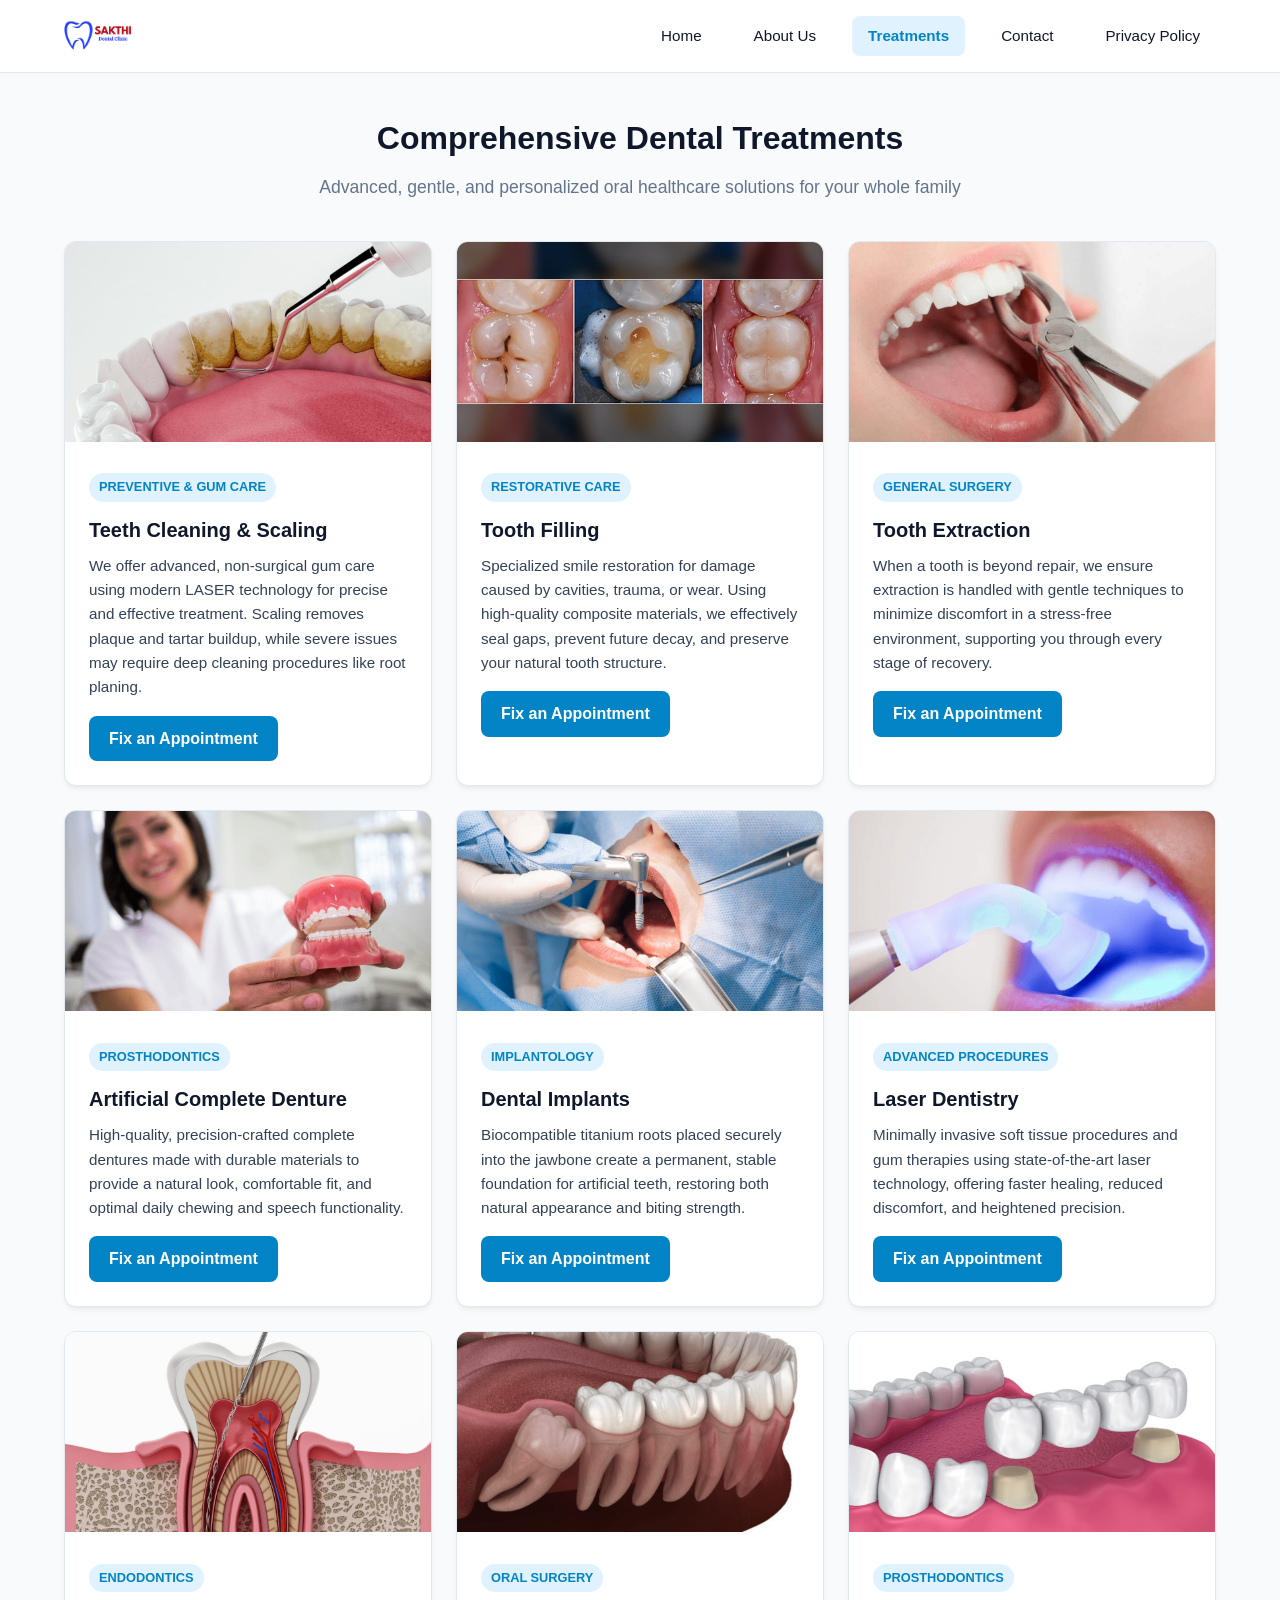
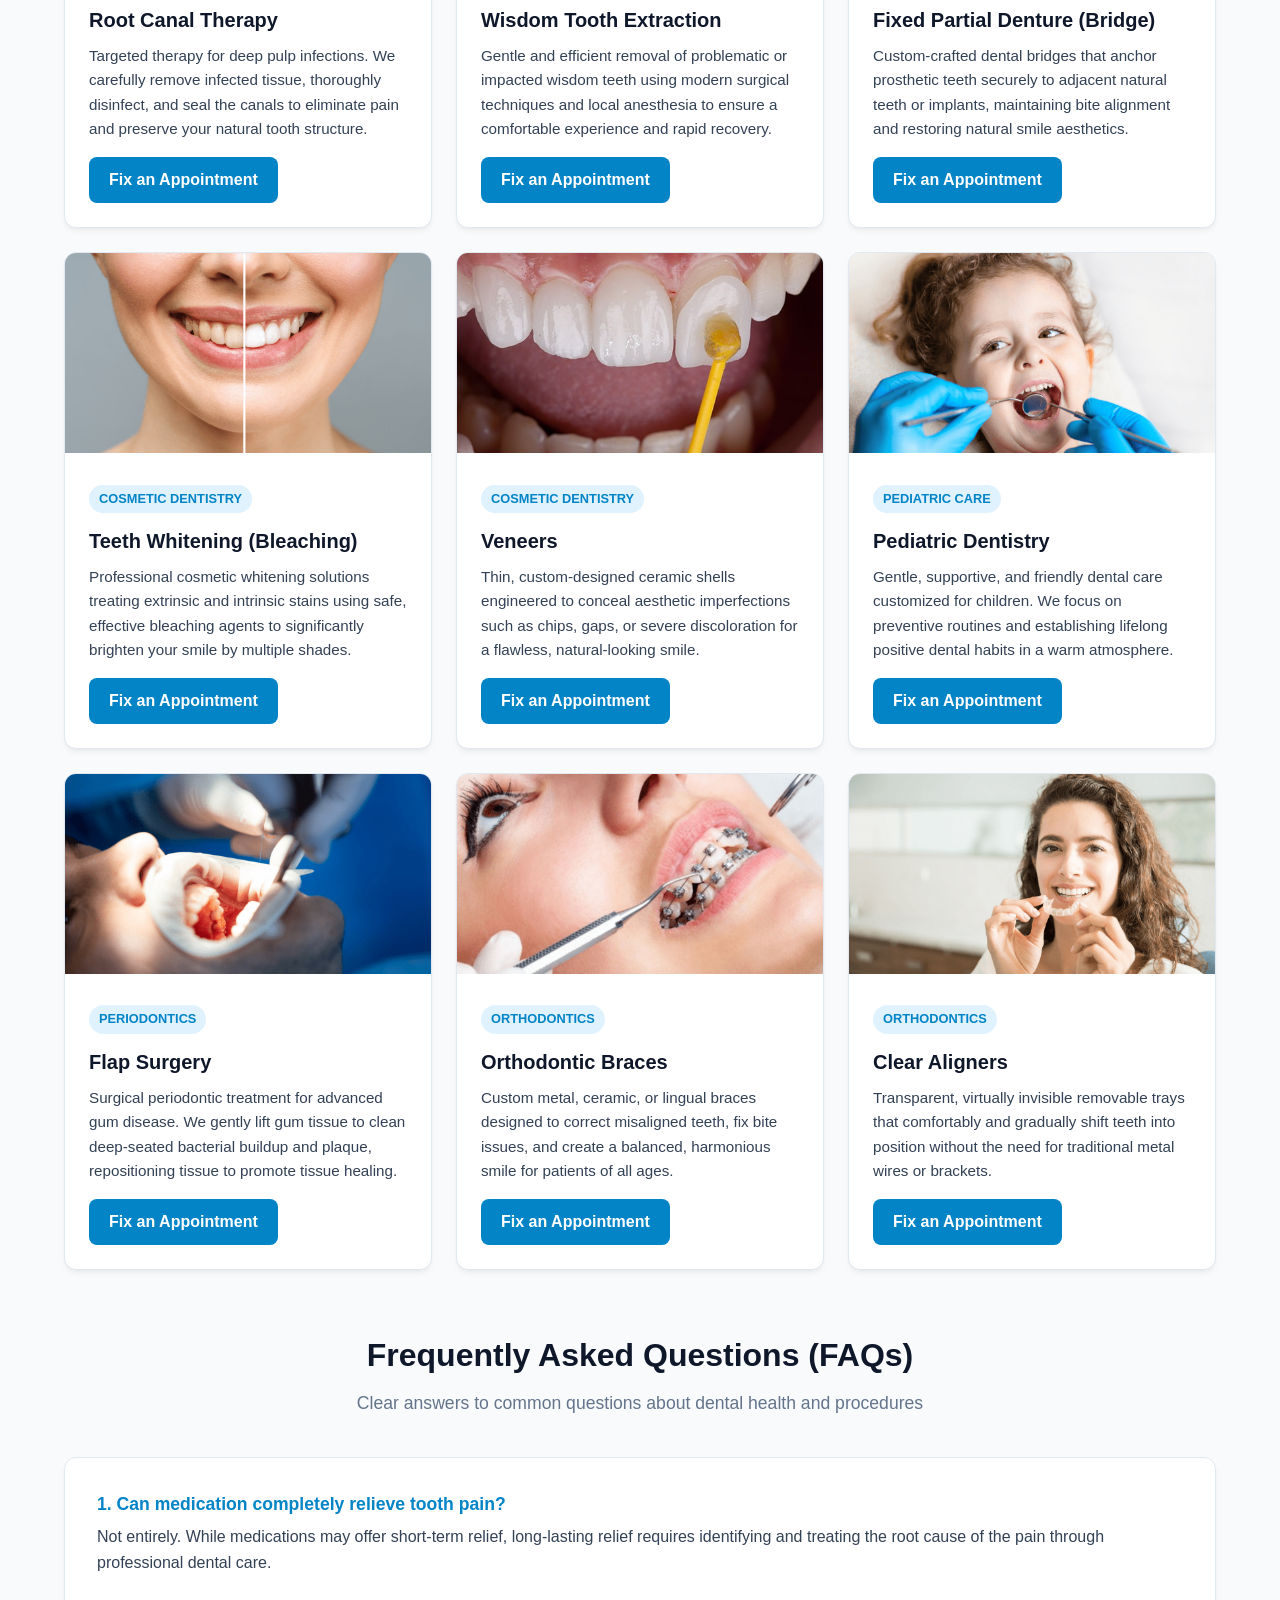
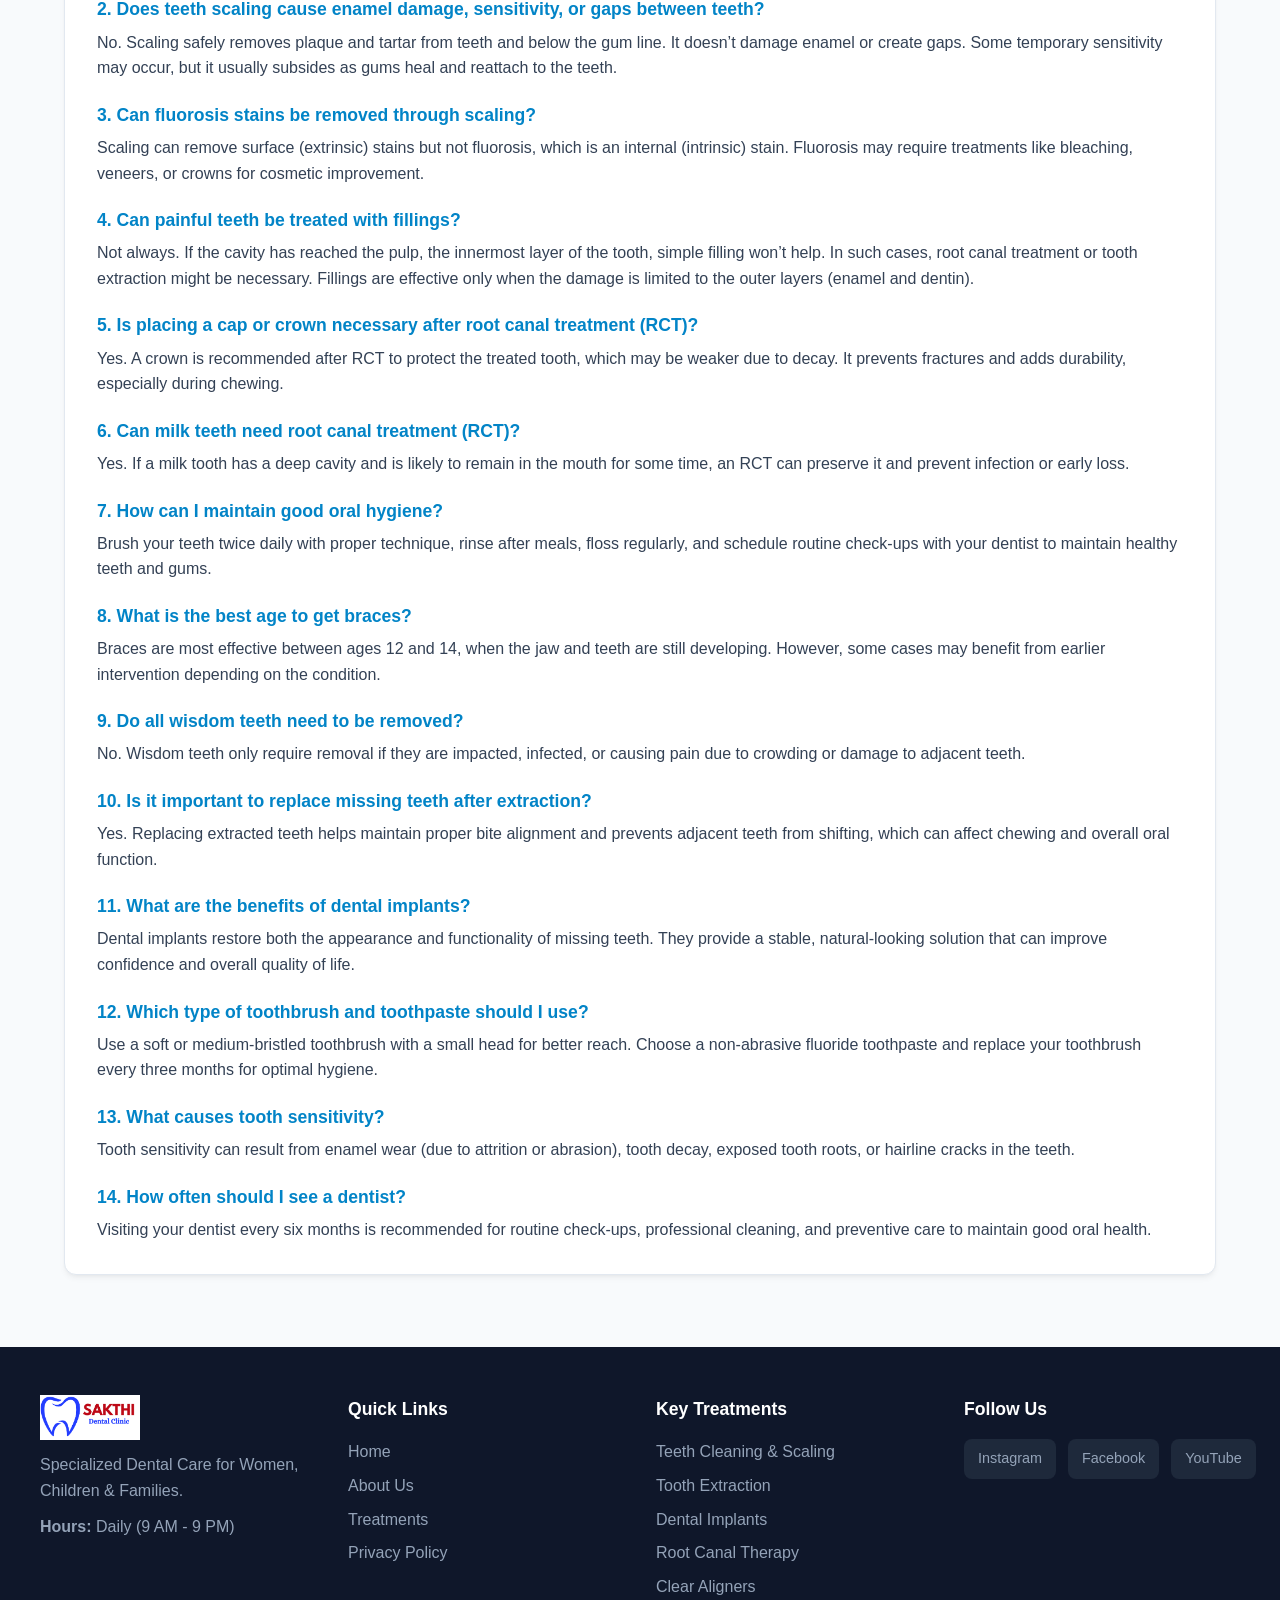
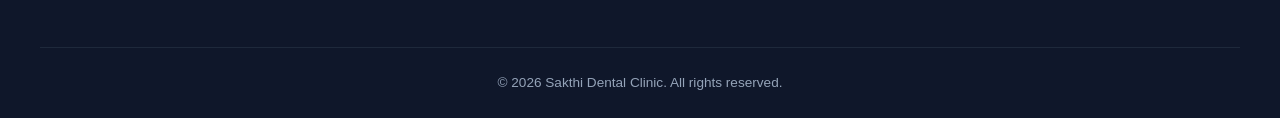
<file: treatments.html>
<!DOCTYPE html>
<html lang="en">
<head>
  <meta charset="UTF-8">
  <meta name="viewport" content="width=device-width, initial-scale=1.0">
  <title>Treatments & FAQs - Sakthi Dental Clinic</title>
  <link rel="stylesheet" href="styles.css">
</head>
<body>

  <!-- Header / Navigation -->
 <!-- Header / Navigation -->
  <header>
    <div class="nav-container">
      <a href="index.html" class="logo">
        <img src="assets/SDC Logo.png" alt="Sakthi Dental Clinic Logo" class="nav-logo">
      </a>

      <!-- Mobile Hamburger Button -->
      <button class="nav-toggle" id="navToggle" aria-label="Toggle navigation">
        &#9776;
      </button>

      <!-- Navigation Links -->
      <nav class="navbar" id="navbar">
        <a href="index.html">Home</a>
        <a href="about.html">About Us</a>
        <a href="treatments.html" class="active">Treatments</a>
        <a href="contact.html">Contact</a>
        <a href="privacy.html">Privacy Policy</a>
      </nav>
    </div>
  </header>
  <main class="container">
    <!-- Treatments Section Header -->
    <div class="section-header">
      <h2>Comprehensive Dental Treatments</h2>
      <p>Advanced, gentle, and personalized oral healthcare solutions for your whole family</p>
    </div>

    <!-- Treatments Grid -->
    <div class="services-grid">
      <!-- 1. Teeth Cleaning & Scaling -->
      <div class="card">
        <img src="assets/Teeth Cleaning.png" alt="Teeth Cleaning & Scaling">
        <div class="card-body">
          <span class="card-tag">Preventive & Gum Care</span>
          <h3>Teeth Cleaning & Scaling</h3>
          <p>We offer advanced, non-surgical gum care using modern LASER technology for precise and effective treatment. Scaling removes plaque and tartar buildup, while severe issues may require deep cleaning procedures like root planing.</p>
          <a href="contact.html" class="btn-primary" style="text-align: center;">Fix an Appointment</a>
        </div>
      </div>

      <!-- 2. Tooth Filling -->
      <div class="card">
        <img src="assets/Tooth-Filling.jpg" alt="Tooth Filling">
        <div class="card-body">
          <span class="card-tag">Restorative Care</span>
          <h3>Tooth Filling</h3>
          <p>Specialized smile restoration for damage caused by cavities, trauma, or wear. Using high-quality composite materials, we effectively seal gaps, prevent future decay, and preserve your natural tooth structure.</p>
          <a href="contact.html" class="btn-primary" style="text-align: center;">Fix an Appointment</a>
        </div>
      </div>

      <!-- 3. Tooth Extraction -->
      <div class="card">
        <img src="assets/Teeth Extraction.png" alt="Tooth Extraction">
        <div class="card-body">
          <span class="card-tag">General Surgery</span>
          <h3>Tooth Extraction</h3>
          <p>When a tooth is beyond repair, we ensure extraction is handled with gentle techniques to minimize discomfort in a stress-free environment, supporting you through every stage of recovery.</p>
          <a href="contact.html" class="btn-primary" style="text-align: center;">Fix an Appointment</a>
        </div>
      </div>

      <!-- 4. Artificial Complete Denture -->
      <div class="card">
        <img src="assets/Artificial Complete Denture.png" alt="Artificial Complete Denture">
        <div class="card-body">
          <span class="card-tag">Prosthodontics</span>
          <h3>Artificial Complete Denture</h3>
          <p>High-quality, precision-crafted complete dentures made with durable materials to provide a natural look, comfortable fit, and optimal daily chewing and speech functionality.</p>
          <a href="contact.html" class="btn-primary" style="text-align: center;">Fix an Appointment</a>
        </div>
      </div>

      <!-- 5. Dental Implants -->
      <div class="card">
        <img src="assets/Impants.png" alt="Dental Implants">
        <div class="card-body">
          <span class="card-tag">Implantology</span>
          <h3>Dental Implants</h3>
          <p>Biocompatible titanium roots placed securely into the jawbone create a permanent, stable foundation for artificial teeth, restoring both natural appearance and biting strength.</p>
          <a href="contact.html" class="btn-primary" style="text-align: center;">Fix an Appointment</a>
        </div>
      </div>

      <!-- 6. Laser Dentistry -->
      <div class="card">
        <img src="assets/Laser-Surgery.png" alt="Laser Dentistry">
        <div class="card-body">
          <span class="card-tag">Advanced Procedures</span>
          <h3>Laser Dentistry</h3>
          <p>Minimally invasive soft tissue procedures and gum therapies using state-of-the-art laser technology, offering faster healing, reduced discomfort, and heightened precision.</p>
          <a href="contact.html" class="btn-primary" style="text-align: center;">Fix an Appointment</a>
        </div>
      </div>

      <!-- 7. Root Canal Therapy -->
      <div class="card">
        <img src="assets/Root Canal Treatment.png" alt="Root Canal Therapy">
        <div class="card-body">
          <span class="card-tag">Endodontics</span>
          <h3>Root Canal Therapy</h3>
          <p>Targeted therapy for deep pulp infections. We carefully remove infected tissue, thoroughly disinfect, and seal the canals to eliminate pain and preserve your natural tooth structure.</p>
          <a href="contact.html" class="btn-primary" style="text-align: center;">Fix an Appointment</a>
        </div>
      </div>

      <!-- 8. Wisdom Tooth Extraction -->
      <div class="card">
        <img src="assets/Wisdom Teeth Removal.png" alt="Wisdom Tooth Extraction">
        <div class="card-body">
          <span class="card-tag">Oral Surgery</span>
          <h3>Wisdom Tooth Extraction</h3>
          <p>Gentle and efficient removal of problematic or impacted wisdom teeth using modern surgical techniques and local anesthesia to ensure a comfortable experience and rapid recovery.</p>
          <a href="contact.html" class="btn-primary" style="text-align: center;">Fix an Appointment</a>
        </div>
      </div>

      <!-- 9. Fixed Partial Denture (Bridge) -->
      <div class="card">
        <img src="assets/Fixed Partial Denture.png" alt="Fixed Partial Denture">
        <div class="card-body">
          <span class="card-tag">Prosthodontics</span>
          <h3>Fixed Partial Denture (Bridge)</h3>
          <p>Custom-crafted dental bridges that anchor prosthetic teeth securely to adjacent natural teeth or implants, maintaining bite alignment and restoring natural smile aesthetics.</p>
          <a href="contact.html" class="btn-primary" style="text-align: center;">Fix an Appointment</a>
        </div>
      </div>

      <!-- 10. Teeth Whitening (Bleaching) -->
      <div class="card">
        <img src="assets/Bleaching.png" alt="Teeth Whitening">
        <div class="card-body">
          <span class="card-tag">Cosmetic Dentistry</span>
          <h3>Teeth Whitening (Bleaching)</h3>
          <p>Professional cosmetic whitening solutions treating extrinsic and intrinsic stains using safe, effective bleaching agents to significantly brighten your smile by multiple shades.</p>
          <a href="contact.html" class="btn-primary" style="text-align: center;">Fix an Appointment</a>
        </div>
      </div>

      <!-- 11. Veneers -->
      <div class="card">
        <img src="assets/Veneer Treatment.jpg" alt="Dental Veneers">
        <div class="card-body">
          <span class="card-tag">Cosmetic Dentistry</span>
          <h3>Veneers</h3>
          <p>Thin, custom-designed ceramic shells engineered to conceal aesthetic imperfections such as chips, gaps, or severe discoloration for a flawless, natural-looking smile.</p>
          <a href="contact.html" class="btn-primary" style="text-align: center;">Fix an Appointment</a>
        </div>
      </div>

      <!-- 12. Pediatric Dentistry -->
      <div class="card">
        <img src="assets/Pediatric-dentistry.png" alt="Pediatric Dentistry">
        <div class="card-body">
          <span class="card-tag">Pediatric Care</span>
          <h3>Pediatric Dentistry</h3>
          <p>Gentle, supportive, and friendly dental care customized for children. We focus on preventive routines and establishing lifelong positive dental habits in a warm atmosphere.</p>
          <a href="contact.html" class="btn-primary" style="text-align: center;">Fix an Appointment</a>
        </div>
      </div>

      <!-- 13. Flap Surgery -->
      <div class="card">
        <img src="assets/Flap-surgery.png" alt="Flap Surgery">
        <div class="card-body">
          <span class="card-tag">Periodontics</span>
          <h3>Flap Surgery</h3>
          <p>Surgical periodontic treatment for advanced gum disease. We gently lift gum tissue to clean deep-seated bacterial buildup and plaque, repositioning tissue to promote tissue healing.</p>
          <a href="contact.html" class="btn-primary" style="text-align: center;">Fix an Appointment</a>
        </div>
      </div>

      <!-- 14. Orthodontic Braces -->
      <div class="card">
        <img src="assets/Orthodonic-Treatment.png" alt="Orthodontic Braces">
        <div class="card-body">
          <span class="card-tag">Orthodontics</span>
          <h3>Orthodontic Braces</h3>
          <p>Custom metal, ceramic, or lingual braces designed to correct misaligned teeth, fix bite issues, and create a balanced, harmonious smile for patients of all ages.</p>
          <a href="contact.html" class="btn-primary" style="text-align: center;">Fix an Appointment</a>
        </div>
      </div>

      <!-- 15. Clear Aligners -->
      <div class="card">
        <img src="assets/Aligner.png" alt="Clear Aligners">
        <div class="card-body">
          <span class="card-tag">Orthodontics</span>
          <h3>Clear Aligners</h3>
          <p>Transparent, virtually invisible removable trays that comfortably and gradually shift teeth into position without the need for traditional metal wires or brackets.</p>
          <a href="contact.html" class="btn-primary" style="text-align: center;">Fix an Appointment</a>
        </div>
      </div>
    </div>

    <!-- Frequently Asked Questions (FAQs) Section -->
    <section style="margin-top: 60px;">
      <div class="section-header">
        <h2>Frequently Asked Questions (FAQs)</h2>
        <p>Clear answers to common questions about dental health and procedures</p>
      </div>

      <div class="content-box">
        <div style="margin-bottom: 20px;">
          <h3 style="color: #0284c7; font-size: 1.1rem; margin-bottom: 6px;">1. Can medication completely relieve tooth pain?</h3>
          <p>Not entirely. While medications may offer short-term relief, long-lasting relief requires identifying and treating the root cause of the pain through professional dental care.</p>
        </div>

        <div style="margin-bottom: 20px;">
          <h3 style="color: #0284c7; font-size: 1.1rem; margin-bottom: 6px;">2. Does teeth scaling cause enamel damage, sensitivity, or gaps between teeth?</h3>
          <p>No. Scaling safely removes plaque and tartar from teeth and below the gum line. It doesn’t damage enamel or create gaps. Some temporary sensitivity may occur, but it usually subsides as gums heal and reattach to the teeth.</p>
        </div>

        <div style="margin-bottom: 20px;">
          <h3 style="color: #0284c7; font-size: 1.1rem; margin-bottom: 6px;">3. Can fluorosis stains be removed through scaling?</h3>
          <p>Scaling can remove surface (extrinsic) stains but not fluorosis, which is an internal (intrinsic) stain. Fluorosis may require treatments like bleaching, veneers, or crowns for cosmetic improvement.</p>
        </div>

        <div style="margin-bottom: 20px;">
          <h3 style="color: #0284c7; font-size: 1.1rem; margin-bottom: 6px;">4. Can painful teeth be treated with fillings?</h3>
          <p>Not always. If the cavity has reached the pulp, the innermost layer of the tooth, simple filling won’t help. In such cases, root canal treatment or tooth extraction might be necessary. Fillings are effective only when the damage is limited to the outer layers (enamel and dentin).</p>
        </div>

        <div style="margin-bottom: 20px;">
          <h3 style="color: #0284c7; font-size: 1.1rem; margin-bottom: 6px;">5. Is placing a cap or crown necessary after root canal treatment (RCT)?</h3>
          <p>Yes. A crown is recommended after RCT to protect the treated tooth, which may be weaker due to decay. It prevents fractures and adds durability, especially during chewing.</p>
        </div>

        <div style="margin-bottom: 20px;">
          <h3 style="color: #0284c7; font-size: 1.1rem; margin-bottom: 6px;">6. Can milk teeth need root canal treatment (RCT)?</h3>
          <p>Yes. If a milk tooth has a deep cavity and is likely to remain in the mouth for some time, an RCT can preserve it and prevent infection or early loss.</p>
        </div>

        <div style="margin-bottom: 20px;">
          <h3 style="color: #0284c7; font-size: 1.1rem; margin-bottom: 6px;">7. How can I maintain good oral hygiene?</h3>
          <p>Brush your teeth twice daily with proper technique, rinse after meals, floss regularly, and schedule routine check-ups with your dentist to maintain healthy teeth and gums.</p>
        </div>

        <div style="margin-bottom: 20px;">
          <h3 style="color: #0284c7; font-size: 1.1rem; margin-bottom: 6px;">8. What is the best age to get braces?</h3>
          <p>Braces are most effective between ages 12 and 14, when the jaw and teeth are still developing. However, some cases may benefit from earlier intervention depending on the condition.</p>
        </div>

        <div style="margin-bottom: 20px;">
          <h3 style="color: #0284c7; font-size: 1.1rem; margin-bottom: 6px;">9. Do all wisdom teeth need to be removed?</h3>
          <p>No. Wisdom teeth only require removal if they are impacted, infected, or causing pain due to crowding or damage to adjacent teeth.</p>
        </div>

        <div style="margin-bottom: 20px;">
          <h3 style="color: #0284c7; font-size: 1.1rem; margin-bottom: 6px;">10. Is it important to replace missing teeth after extraction?</h3>
          <p>Yes. Replacing extracted teeth helps maintain proper bite alignment and prevents adjacent teeth from shifting, which can affect chewing and overall oral function.</p>
        </div>

        <div style="margin-bottom: 20px;">
          <h3 style="color: #0284c7; font-size: 1.1rem; margin-bottom: 6px;">11. What are the benefits of dental implants?</h3>
          <p>Dental implants restore both the appearance and functionality of missing teeth. They provide a stable, natural-looking solution that can improve confidence and overall quality of life.</p>
        </div>

        <div style="margin-bottom: 20px;">
          <h3 style="color: #0284c7; font-size: 1.1rem; margin-bottom: 6px;">12. Which type of toothbrush and toothpaste should I use?</h3>
          <p>Use a soft or medium-bristled toothbrush with a small head for better reach. Choose a non-abrasive fluoride toothpaste and replace your toothbrush every three months for optimal hygiene.</p>
        </div>

        <div style="margin-bottom: 20px;">
          <h3 style="color: #0284c7; font-size: 1.1rem; margin-bottom: 6px;">13. What causes tooth sensitivity?</h3>
          <p>Tooth sensitivity can result from enamel wear (due to attrition or abrasion), tooth decay, exposed tooth roots, or hairline cracks in the teeth.</p>
        </div>

        <div style="margin-bottom: 0px;">
          <h3 style="color: #0284c7; font-size: 1.1rem; margin-bottom: 6px;">14. How often should I see a dentist?</h3>
          <p>Visiting your dentist every six months is recommended for routine check-ups, professional cleaning, and preventive care to maintain good oral health.</p>
        </div>
      </div>
    </section>
  </main>

  <!-- Footer -->
  <footer>
    <div class="footer-content">
      <div class="footer-col">
        <img src="assets/SDC Logo.png" alt="Sakthi Dental Clinic Logo" class="footer-logo">
        <p>Specialized Dental Care for Women, Children & Families.</p>
        <p style="margin-top: 10px;"><strong>Hours:</strong> Daily (9 AM - 9 PM)</p>
      </div>
      <div class="footer-col">
        <h4>Quick Links</h4>
        <ul>
          <li><a href="index.html">Home</a></li>
          <li><a href="about.html">About Us</a></li>
          <li><a href="treatments.html">Treatments</a></li>
          <li><a href="privacy.html">Privacy Policy</a></li>
        </ul>
      </div>
      <div class="footer-col">
        <h4>Key Treatments</h4>
        <ul>
          <li><a href="treatments.html">Teeth Cleaning & Scaling</a></li>
          <li><a href="treatments.html">Tooth Extraction</a></li>
          <li><a href="treatments.html">Dental Implants</a></li>
          <li><a href="treatments.html">Root Canal Therapy</a></li>
          <li><a href="treatments.html">Clear Aligners</a></li>
        </ul>
      </div>
      <div class="footer-col">
        <h4>Follow Us</h4>
        <div class="social-links">
          <a href="#">Instagram</a>
          <a href="#">Facebook</a>
          <a href="#">YouTube</a>
        </div>
      </div>
    </div>
    <div class="footer-bottom">
      <p>&copy; 2026 Sakthi Dental Clinic. All rights reserved.</p>
    </div>
  </footer>

  <script src="script.js"></script>
</body>
</html>
</file>
<file: styles.css>
/* ==========================================================================
   Global Variables & Base Styles
   ========================================================================== */
:root {
  --primary-color: #0284c7;        /* Medical Blue Accent */
  --primary-hover: #0369a1;
  --secondary-color: #ec4899;      /* Rose Accent */
  --text-dark: #0f172a;            /* Main Dark Heading Text */
  --text-body: #334155;            /* Body Text */
  --text-muted: #64748b;           /* Muted Text */
  --bg-light: #f8fafc;             /* Light Page/Card Background */
  --bg-white: #ffffff;
  --border-color: #e2e8f0;
  --card-shadow: 0 4px 6px -1px rgba(0, 0, 0, 0.05), 0 2px 4px -2px rgba(0, 0, 0, 0.05);
  --hover-shadow: 0 10px 15px -3px rgba(0, 0, 0, 0.1), 0 4px 6px -4px rgba(0, 0, 0, 0.1);
  --radius-lg: 12px;
  --radius-md: 8px;
  --font-family: -apple-system, BlinkMacSystemFont, "Segoe UI", Roboto, Helvetica, Arial, sans-serif;
}

* {
  box-sizing: border-box;
  margin: 0;
  padding: 0;
}

body {
  font-family: var(--font-family);
  background-color: var(--bg-light);
  color: var(--text-body);
  line-height: 1.6;
  min-height: 100vh;
  display: flex;
  flex-direction: column;
}

/* ==========================================================================
   Header & Navigation
   ========================================================================== */
header {
  background-color: var(--bg-white);
  border-bottom: 1px solid var(--border-color);
  position: sticky;
  top: 0;
  z-index: 100;
  box-shadow: 0 2px 4px rgba(0, 0, 0, 0.02);
}

.nav-container {
  max-width: 1200px;
  margin: 0 auto;
  padding: 16px 24px;
  display: flex;
  justify-content: space-between;
  align-items: center;
}
/* Navigation Logo Sizing */
.nav-logo {
  max-height: 32px; /* Reduce this number (e.g., 28px, 30px) to make it smaller */
  width: auto;
  display: block;
}
/* Footer Logo Sizing */
.footer-logo {
  max-width: 100px; /* Adjust width as needed */
  height: auto;
  margin-bottom: 12px;
  display: block;
}

.logo {
  font-size: 1.5rem;
  font-weight: 700;
  color: var(--primary-color);
  text-decoration: none;
  letter-spacing: -0.5px;
}

.navbar {
  display: flex;
  gap: 20px;
}

.navbar a {
  text-decoration: none;
  color: var(--text-body);
  font-weight: 500;
  transition: color 0.2s ease;
  padding: 6px 12px;
  border-radius: var(--radius-md);
}

.navbar a:hover,
.navbar a.active {
  color: var(--primary-color);
  background-color: #f0f9ff;
}

/* ==========================================================================
   Layout & Container
   ========================================================================== */
.container {
  max-width: 1200px;
  margin: 0 auto;
  padding: 40px 24px;
  flex: 1;
}

.section-header {
  text-align: center;
  margin-bottom: 40px;
}

.section-header h2 {
  font-size: 2rem;
  color: var(--text-dark);
  margin-bottom: 8px;
}

.section-header p {
  color: var(--text-muted);
  font-size: 1.1rem;
}

/* ==========================================================================
   Hero Banner / Featured Sections
   ========================================================================== */
.hero-banner {
  width: 100%;
  max-height: 420px;
  object-fit: cover;
  border-radius: var(--radius-lg);
  margin-bottom: 32px;
  box-shadow: var(--card-shadow);
}

/* ==========================================================================
   Grid Systems & Cards (Treatments, Amenities, Team)
   ========================================================================== */
.services-grid,
.features-grid {
  display: grid;
  grid-template-columns: repeat(auto-fill, minmax(280px, 1fr));
  gap: 24px;
  margin-bottom: 40px;
}

.card,
.feature-card,
.content-box {
  background-color: var(--bg-white);
  border: 1px solid var(--border-color);
  border-radius: var(--radius-lg);
  box-shadow: var(--card-shadow);
  overflow: hidden;
  transition: transform 0.2s ease, box-shadow 0.2s ease;
}

.card:hover,
.feature-card:hover {
  transform: translateY(-4px);
  box-shadow: var(--hover-shadow);
}

.card img,
.feature-card img {
  width: 100%;
  height: 200px;
  object-fit: cover;
}

.card-body,
.feature-card {
  padding: 24px;
}

.card-tag {
  display: inline-block;
  background-color: #e0f2fe;
  color: var(--primary-color);
  font-size: 0.8rem;
  font-weight: 600;
  text-transform: uppercase;
  padding: 4px 10px;
  border-radius: 20px;
  margin-bottom: 12px;
}

.card h3,
.feature-card h3 {
  font-size: 1.25rem;
  color: var(--text-dark);
  margin-bottom: 8px;
}

.card p,
.feature-card p {
  color: var(--text-body);
  font-size: 0.95rem;
  margin-bottom: 16px;
}

/* Content Box (About, Privacy & Form Containers) */
.content-box {
  padding: 32px;
  margin-bottom: 32px;
}

.content-box p {
  margin-bottom: 16px;
}

.content-box p:last-child {
  margin-bottom: 0;
}

/* ==========================================================================
   Buttons & Form Controls
   ========================================================================== */
.btn-primary{
  display: inline-block;
  background-color: var(--primary-color);
  color: #ffffff;
  padding: 10px 20px;
  border-radius: var(--radius-md);
  text-decoration: none;
  font-weight: 600;
  border: none;
  cursor: pointer;
  transition: background-color 0.2s ease;
}


.btn-primary:hover {
  background-color: var(--primary-hover);
}
/* Container to force dead-center alignment on its line */
.center-btn-wrapper {
  display: flex;
  justify-content: center;
  align-items: center;
  width: 100%;
  margin: 32px 0;
  text-align: center;
}

/* Ensure the button itself renders as a centered block */
.center-btn-wrapper .btn-primary {
  display: inline-block;
  margin: 0 auto;
}

.form-group {
  margin-bottom: 20px;
}

.form-group label {
  display: block;
  font-size: 0.9rem;
  font-weight: 600;
  color: var(--text-dark);
  margin-bottom: 6px;
}

.form-group input,
.form-group textarea {
  width: 100%;
  padding: 12px 14px;
  border: 1px solid var(--border-color);
  border-radius: var(--radius-md);
  font-family: inherit;
  font-size: 0.95rem;
  color: var(--text-dark);
  transition: border-color 0.2s ease, box-shadow 0.2s ease;
}

.form-group input:focus,
.form-group textarea:focus {
  outline: none;
  border-color: var(--primary-color);
  box-shadow: 0 0 0 3px rgba(2, 132, 199, 0.15);
}

.form-group textarea {
  resize: vertical;
  min-height: 120px;
}

/* ==========================================================================
   Footer
   ========================================================================== */
footer {
  background-color: #0f172a;
  color: #94a3b8;
  padding: 48px 24px 24px 24px;
  margin-top: auto;
}

.footer-content {
  max-width: 1200px;
  margin: 0 auto;
  display: grid;
  grid-template-columns: repeat(auto-fit, minmax(220px, 1fr));
  gap: 32px;
  margin-bottom: 40px;
}

.footer-col h4 {
  color: #ffffff;
  font-size: 1.1rem;
  margin-bottom: 16px;
}

.footer-col ul {
  list-style: none;
}

.footer-col ul li {
  margin-bottom: 8px;
}

.footer-col a {
  color: #94a3b8;
  text-decoration: none;
  transition: color 0.2s ease;
}

.footer-col a:hover {
  color: #ffffff;
}

.social-links {
  display: flex;
  gap: 12px;
}

.social-links a {
  background-color: #1e293b;
  padding: 8px 14px;
  border-radius: var(--radius-md);
  font-size: 0.9rem;
}

.footer-bottom {
  max-width: 1200px;
  margin: 0 auto;
  padding-top: 24px;
  border-top: 1px solid #1e293b;
  text-align: center;
  font-size: 0.85rem;
}

/* ==========================================================================
   Responsive Adaptations
   ==========================================================================
/* Navigation Container Positioning */
header {
  position: relative;
  z-index: 9999; /* Keeps header above all hero content */
}

.nav-toggle {
  display: none;
  background: none;
  border: none;
  font-size: 2rem;
  color: var(--text-dark);
  cursor: pointer;
  padding: 8px 12px;
  z-index: 10000; /* Ensures button is clickable */
  position: relative;
  pointer-events: auto;
}

@media (max-width: 768px) {
  .nav-toggle {
    display: block !important;
  }

  .navbar {
    display: none;
    flex-direction: column;
    position: absolute;
    top: 100%;
    right: 16px;
    width: 220px;
    background-color: var(--bg-white, #ffffff);
    border: 1px solid var(--border-color, #cbd5e1);
    border-radius: 8px;
    box-shadow: 0 10px 25px rgba(0, 0, 0, 0.15);
    padding: 12px 0;
    z-index: 10000;
  }

  .navbar.nav-active {
    display: flex !important;
  }

  .navbar a {
    padding: 12px 20px;
    width: 100%;
    text-align: left;
    color: var(--text-dark, #1e293b);
  }
}

/* ==========================================================================
   Accordion FAQ / Treatments Styling
   ========================================================================== */

/* Layout inside expanded FAQ Answer Panel */
.faq-content-wrapper {
  display: grid;
  grid-template-columns: 200px 1fr;
  gap: 20px;
  align-items: center;
  padding-top: 12px;
}

/* Treatment Image inside expanded Accordion */
.faq-image {
  width: 100%;
  height: 140px;
  object-fit: cover;
  border-radius: var(--radius-md);
  border: 1px solid var(--border-color);
}

.faq-text-content p {
  color: var(--text-body);
  line-height: 1.6;
  font-size: 0.95rem;
  margin-top: 8px;
}

/* Responsive Adaptation for Small Screens */
@media (max-width: 600px) {
  .faq-content-wrapper {
    grid-template-columns: 1fr;
  }
  .faq-image {
    height: 180px;
  }
}
/* ==========================================================================
   Comprehensive Responsive Adaptations
   ========================================================================== */

/* 1. Tablet & Medium Screens (max-width: 900px) */
@media (max-width: 900px) {
  /* Privacy Policy Page Layout Adjustments */
  .policy-wrapper {
    grid-template-columns: 1fr !important;
  }
  
  .policy-nav {
    display: none !important; /* Hide sticky sidebar on smaller screens */
  }

  /* About Us Doctor Profile Layout */
  .doctor-profile-card {
    grid-template-columns: 1fr !important;
    text-align: center;
    gap: 20px !important;
    padding: 24px !important;
  }

  .doctor-image {
    height: 280px !important;
    max-width: 280px;
    margin: 0 auto;
  }
}

/* 2. Mobile Screens & Handheld Devices (max-width: 768px) */
@media (max-width: 768px) {
  /* Header & Navigation Drawer */
  .nav-container {
    padding: 10px 16px;
  }

  .nav-toggle {
    display: block !important; /* Show triple-bar hamburger button */
  }

  .navbar {
    display: none;
    flex-direction: column;
    position: absolute;
    top: 100%;
    right: 16px;
    width: 240px;
    background-color: var(--bg-white, #ffffff);
    border: 1px solid var(--border-color, #e2e8f0);
    border-radius: var(--radius-md, 8px);
    box-shadow: 0 10px 25px rgba(0, 0, 0, 0.15);
    padding: 12px 0;
    z-index: 10000;
  }

  .navbar a {
    width: 100%;
    padding: 12px 20px;
    text-align: left;
    border-radius: 0;
  }

  /* General Grid Adjustments */
  .services-grid,
  .specialists-grid,
  .features-grid,
  .stats-container,
  .summary-grid {
    grid-template-columns: 1fr !important;
    gap: 16px !important;
  }

  /* Section Typography Adjustments */
  .section-header h2 {
    font-size: 1.5rem !important;
  }

  .about-hero h1 {
    font-size: 1.75rem !important;
  }

  .about-hero p {
    font-size: 0.95rem !important;
  }

  /* Footer Adjustments */
  .footer-content {
    grid-template-columns: 1fr !important;
    text-align: center;
  }

  .footer-col {
    text-align: center !important;
  }

  .footer-logo {
    margin: 0 auto 12px auto;
  }
}

/* 3. Extra Small Screens (max-width: 480px) */
@media (max-width: 480px) {
  .container {
    padding: 0 12px;
  }

  .card-body {
    padding: 16px !important;
  }

  .policy-card {
    padding: 20px 16px !important;
  }

  .btn-primary {
    width: 100%;
    text-align: center;
  }
}
/* Contact Form Alert Boxes */
.alert-box {
  padding: 14px 18px;
  border-radius: var(--radius-md, 8px);
  font-size: 0.95rem;
  line-height: 1.5;
  animation: fadeIn 0.3s ease-in-out;
}

.success-alert {
  background-color: #dcfce7;
  color: #166534;
  border: 1px solid #bbf7d0;
}

.error-alert {
  background-color: #fee2e2;
  color: #991b1b;
  border: 1px solid #fecaca;
}

@keyframes fadeIn {
  from { opacity: 0; transform: translateY(-6px); }
  to { opacity: 1; transform: translateY(0); }
}
/* Universal Form Input and Select Styling */
.form-group {
  margin-bottom: 20px;
  display: flex;
  flex-direction: column;
  gap: 6px;
}

.form-group label {
  font-weight: 600;
  font-size: 0.95rem;
  color: var(--text-dark, #0f172a);
}

.form-group input,
.form-group select,
.form-group textarea {
  width: 100%;
  padding: 12px 16px;
  font-size: 0.95rem;
  font-family: inherit;
  color: var(--text-body, #334155);
  background-color: var(--bg-white, #ffffff);
  border: 1px solid var(--border-color, #cbd5e1);
  border-radius: var(--radius-md, 8px);
  outline: none;
  transition: border-color 0.2s ease, box-shadow 0.2s ease;
  box-sizing: border-box;
  appearance: none; /* Uniform styling across browsers */
  -webkit-appearance: none;
  -moz-appearance: none;
}

/* Custom dropdown arrow for standard select element */
.form-group select {
  background-image: url("data:image/svg+xml;charset=UTF-8,%3csvg xmlns='http://www.w3.org/2000/svg' viewBox='0 0 24 24' fill='none' stroke='%3334155' stroke-width='2' stroke-linecap='round' stroke-linejoin='round'%3e%3cpolyline points='6 9 12 15 18 9'%3e%3c/polyline%3e%3c/svg%3e");
  background-repeat: no-repeat;
  background-position: right 14px center;
  background-size: 16px;
  padding-right: 40px;
  cursor: pointer;
}

/* Active focus ring matching input fields */
.form-group input:focus,
.form-group select:focus,
.form-group textarea:focus {
  border-color: var(--primary-color, #0284c7);
  box-shadow: 0 0 0 3px rgba(2, 132, 199, 0.15);
}
/* Navigation Links Universal Styling */
.navbar a {
  text-decoration: none;
  color: var(--text-dark, #0f172a);
  font-weight: 500;
  font-size: 0.95rem;
  padding: 8px 16px;
  border-radius: var(--radius-md, 8px);
  transition: all 0.2s ease-in-out;
  display: inline-block;
}

/* Hover Effect for ALL Navigation Items */
.navbar a:hover {
  color: var(--primary-color, #0284c7);
  background-color: #f0f9ff;
}

/* Active Page Highlight Effect */
.navbar a.active {
  color: var(--primary-color, #0284c7) !important;
  background-color: #e0f2fe !important;
  font-weight: 600;
}
</file>
